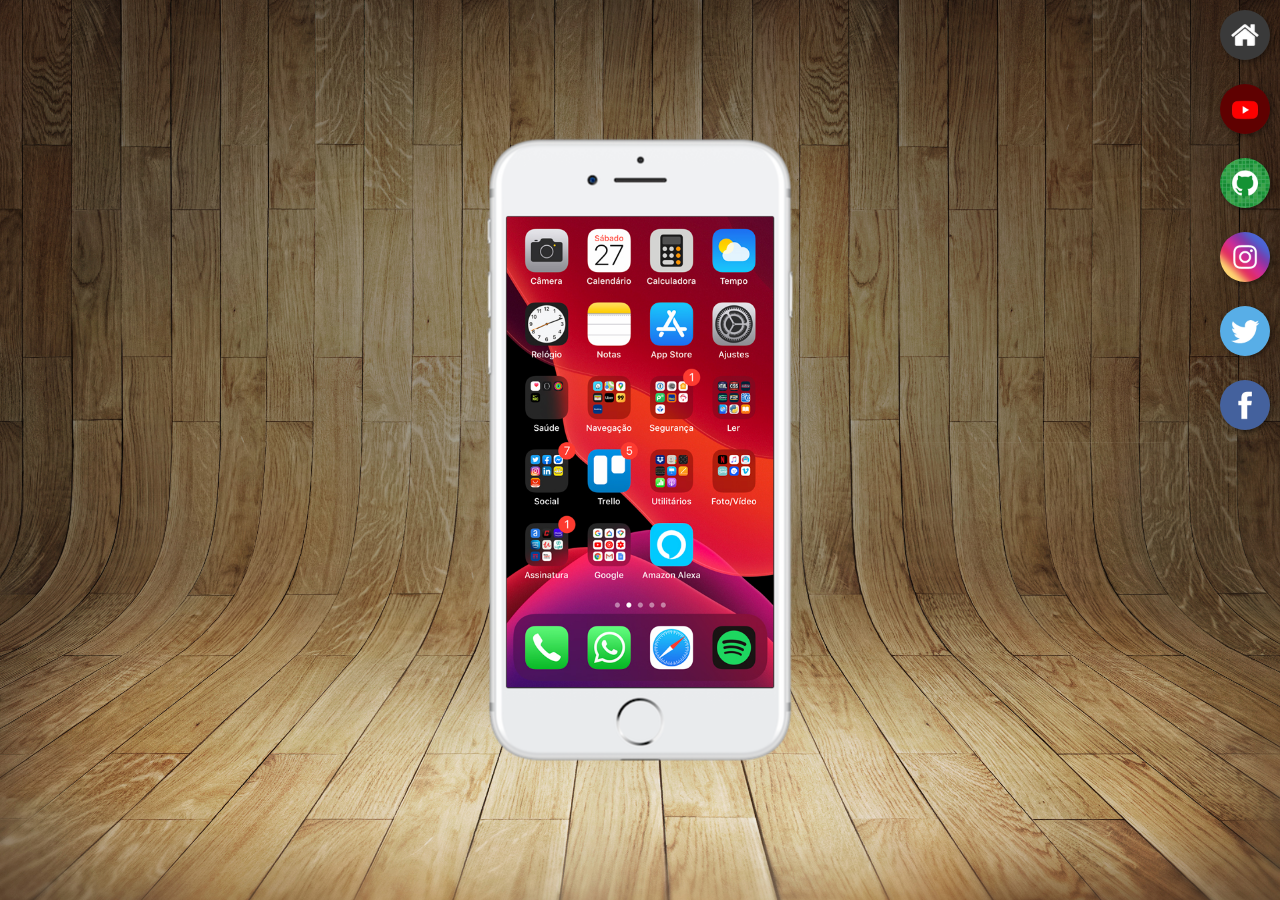
<file: index.html>
<!DOCTYPE html>
<html lang="pt-br">
<head>
    <meta charset="UTF-8">
    <meta name="viewport" content="width=device-width, initial-scale=1.0">
    <title>Projeto Redes Sociais</title>
    <link rel="shortcut icon" href="favicon.ico" type="image/x-icon">
    <link rel="stylesheet" href="estilos/style.css">
</head>
<body>
    <main>
        <section id="telefone">
            <iframe src="home.html" frameborder="0" name="tela" id="tela">
                Seu navegador não é compatível com isso.
            </iframe>
        </section>
        <section id="redes-sociais">
            <a href="home.html" target="tela"><img src="imagens/logo-home.jpg" alt="Home"></a><br>
            <a href="youtube.html" target="tela"><img src="imagens/logo-youtube.jpg" alt="YouTube"></a><br>
            <a href="github.html" target="tela"><img src="imagens/logo-github.jpg" alt="GitHub"></a><br>
            <a href="instagram.html" target="tela"><img src="imagens/logo-instagram.jpg" alt="Instagram"></a><br>
            <a href="twitter.html" target="tela"><img src="imagens/logo-twitter.jpg" alt="Twitter"></a><br>
            <a href="facebook.html" target="tela"><img src="imagens/logo-facebook.jpg" alt="Facebook"></a>
        </section>
    </main>
</body>
</html>
</file>
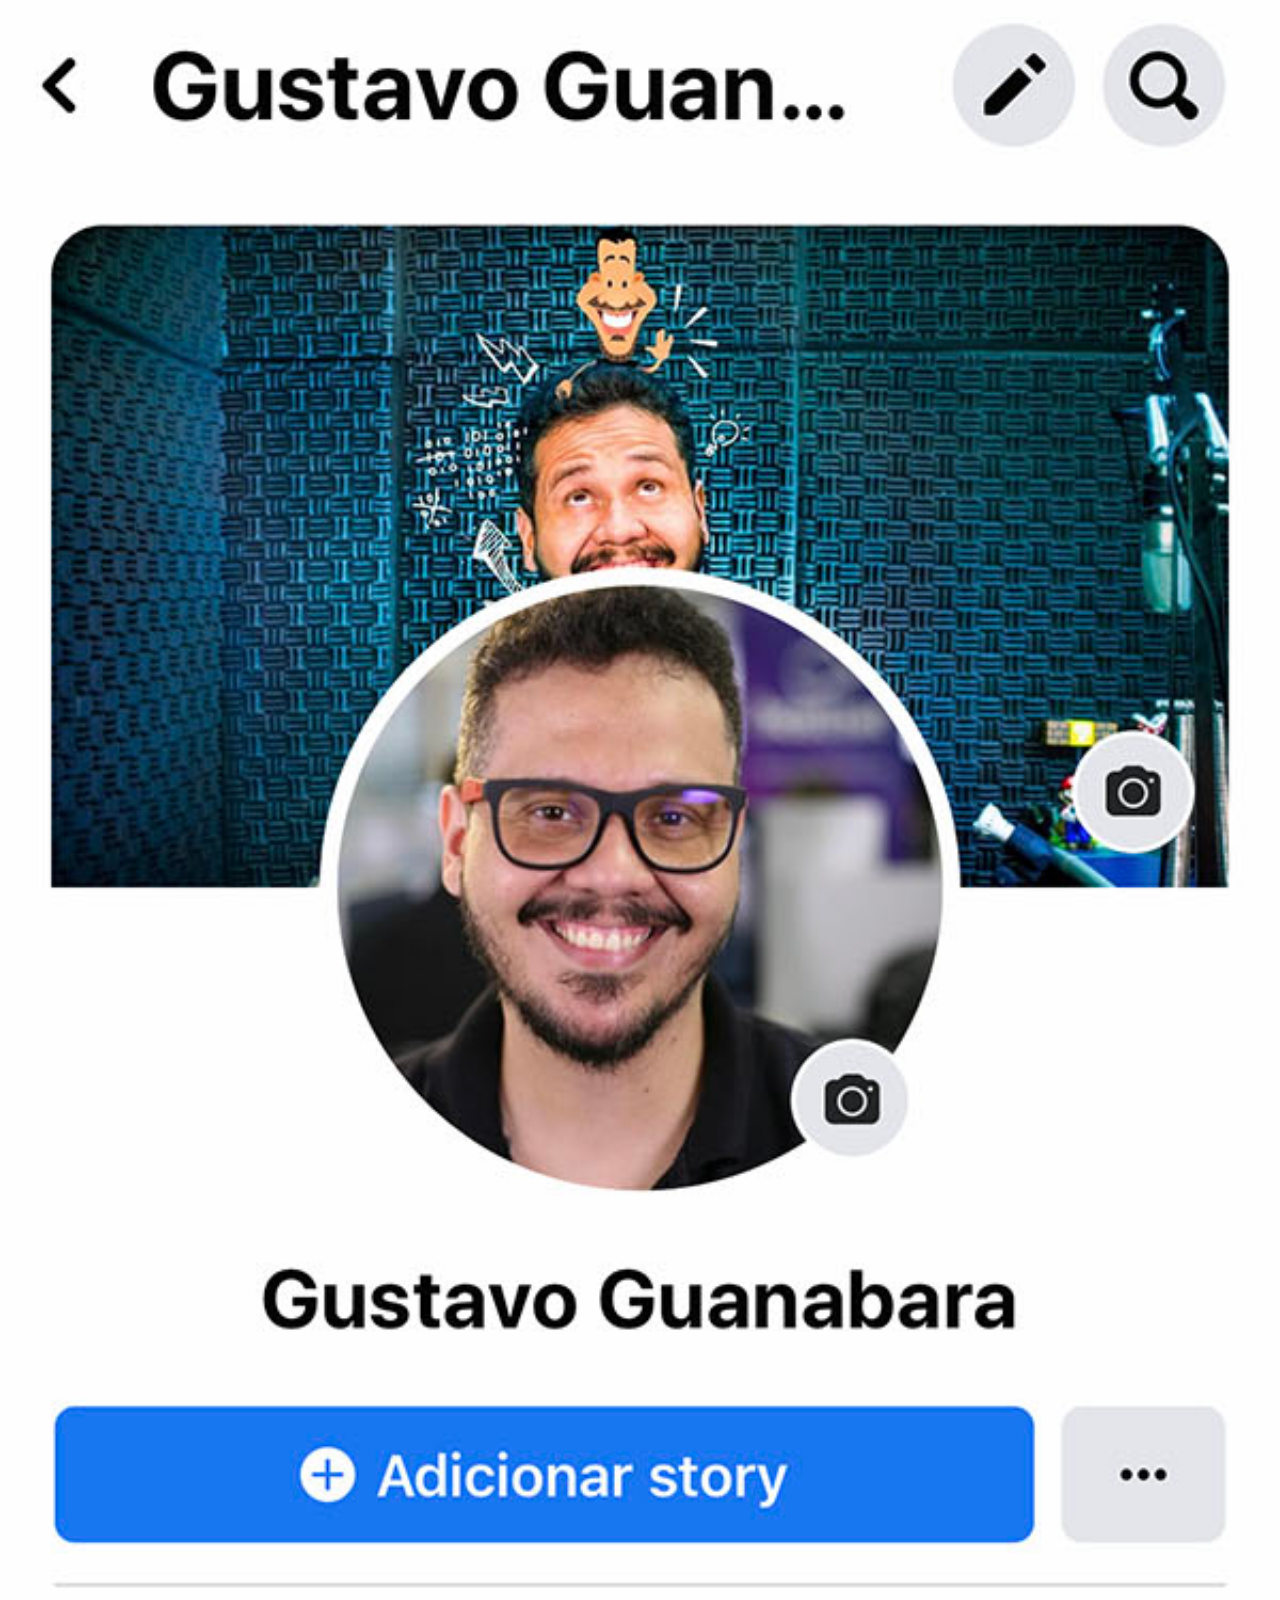
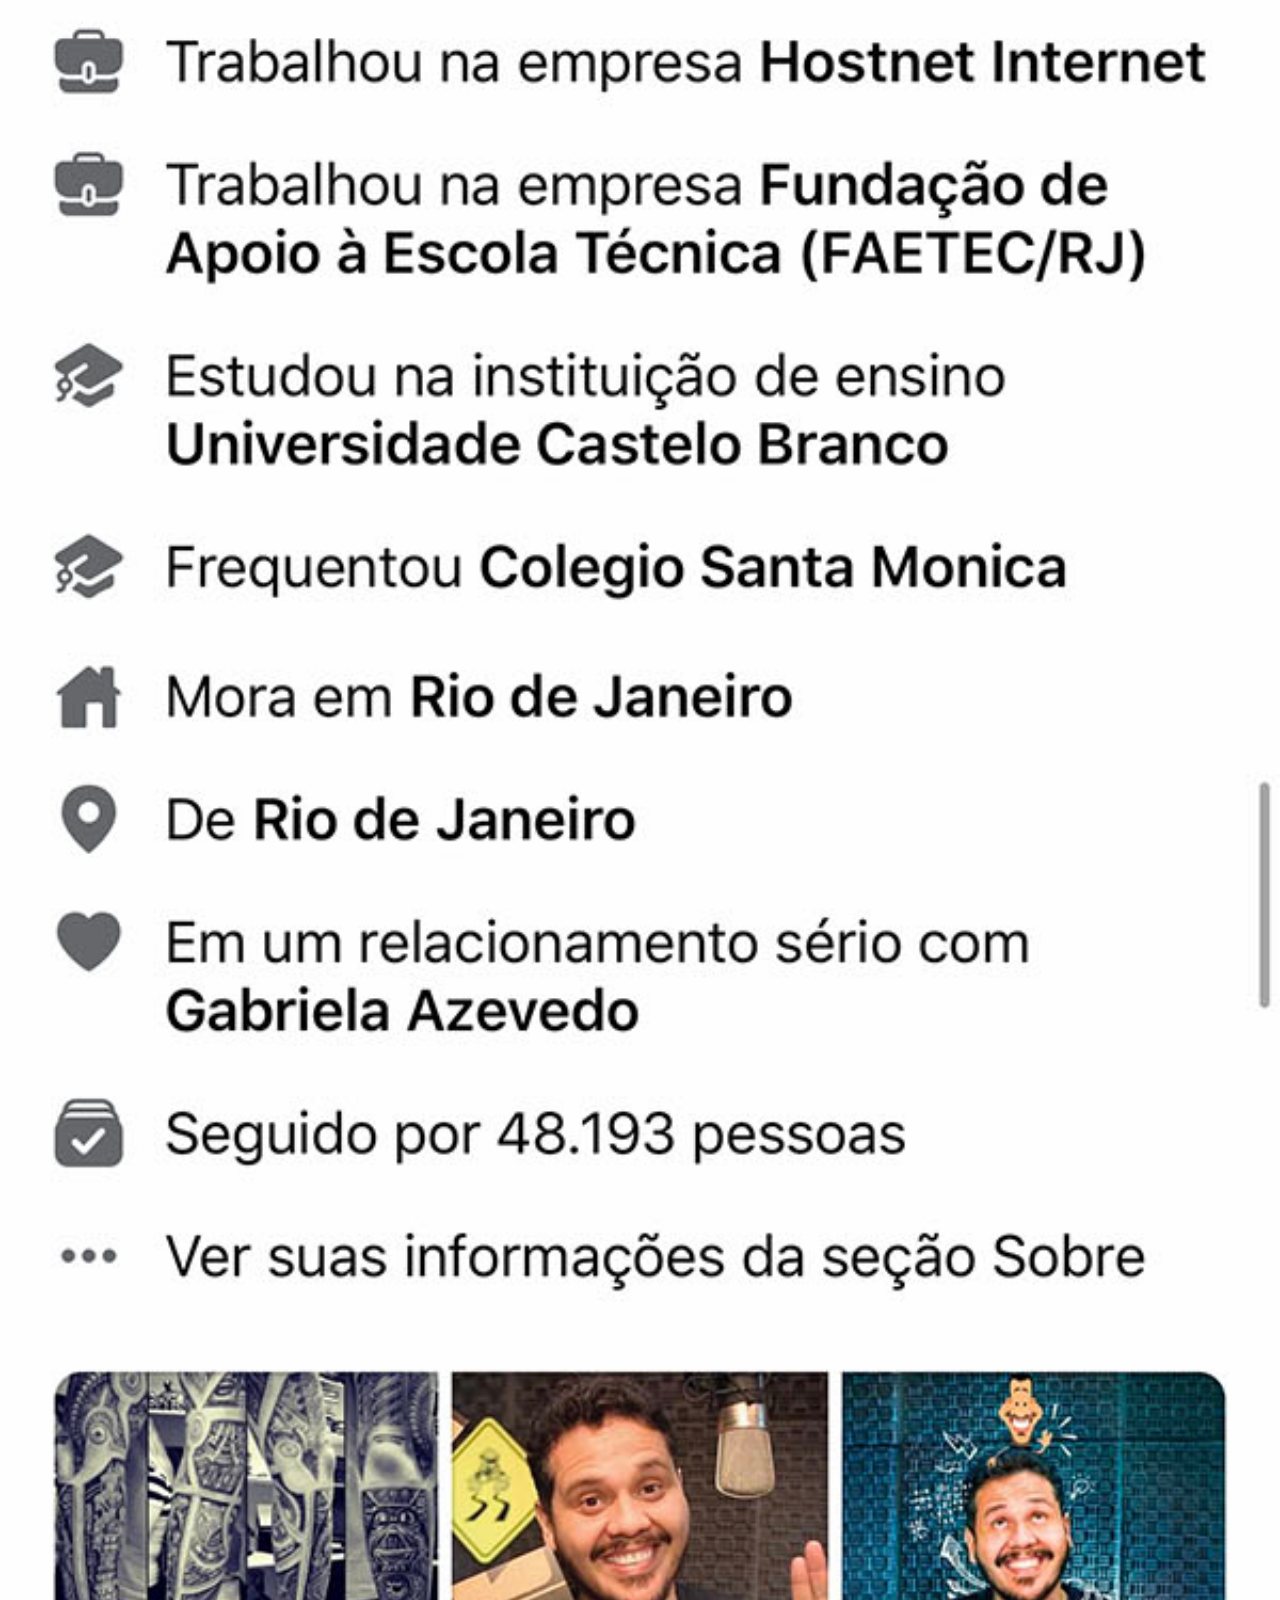
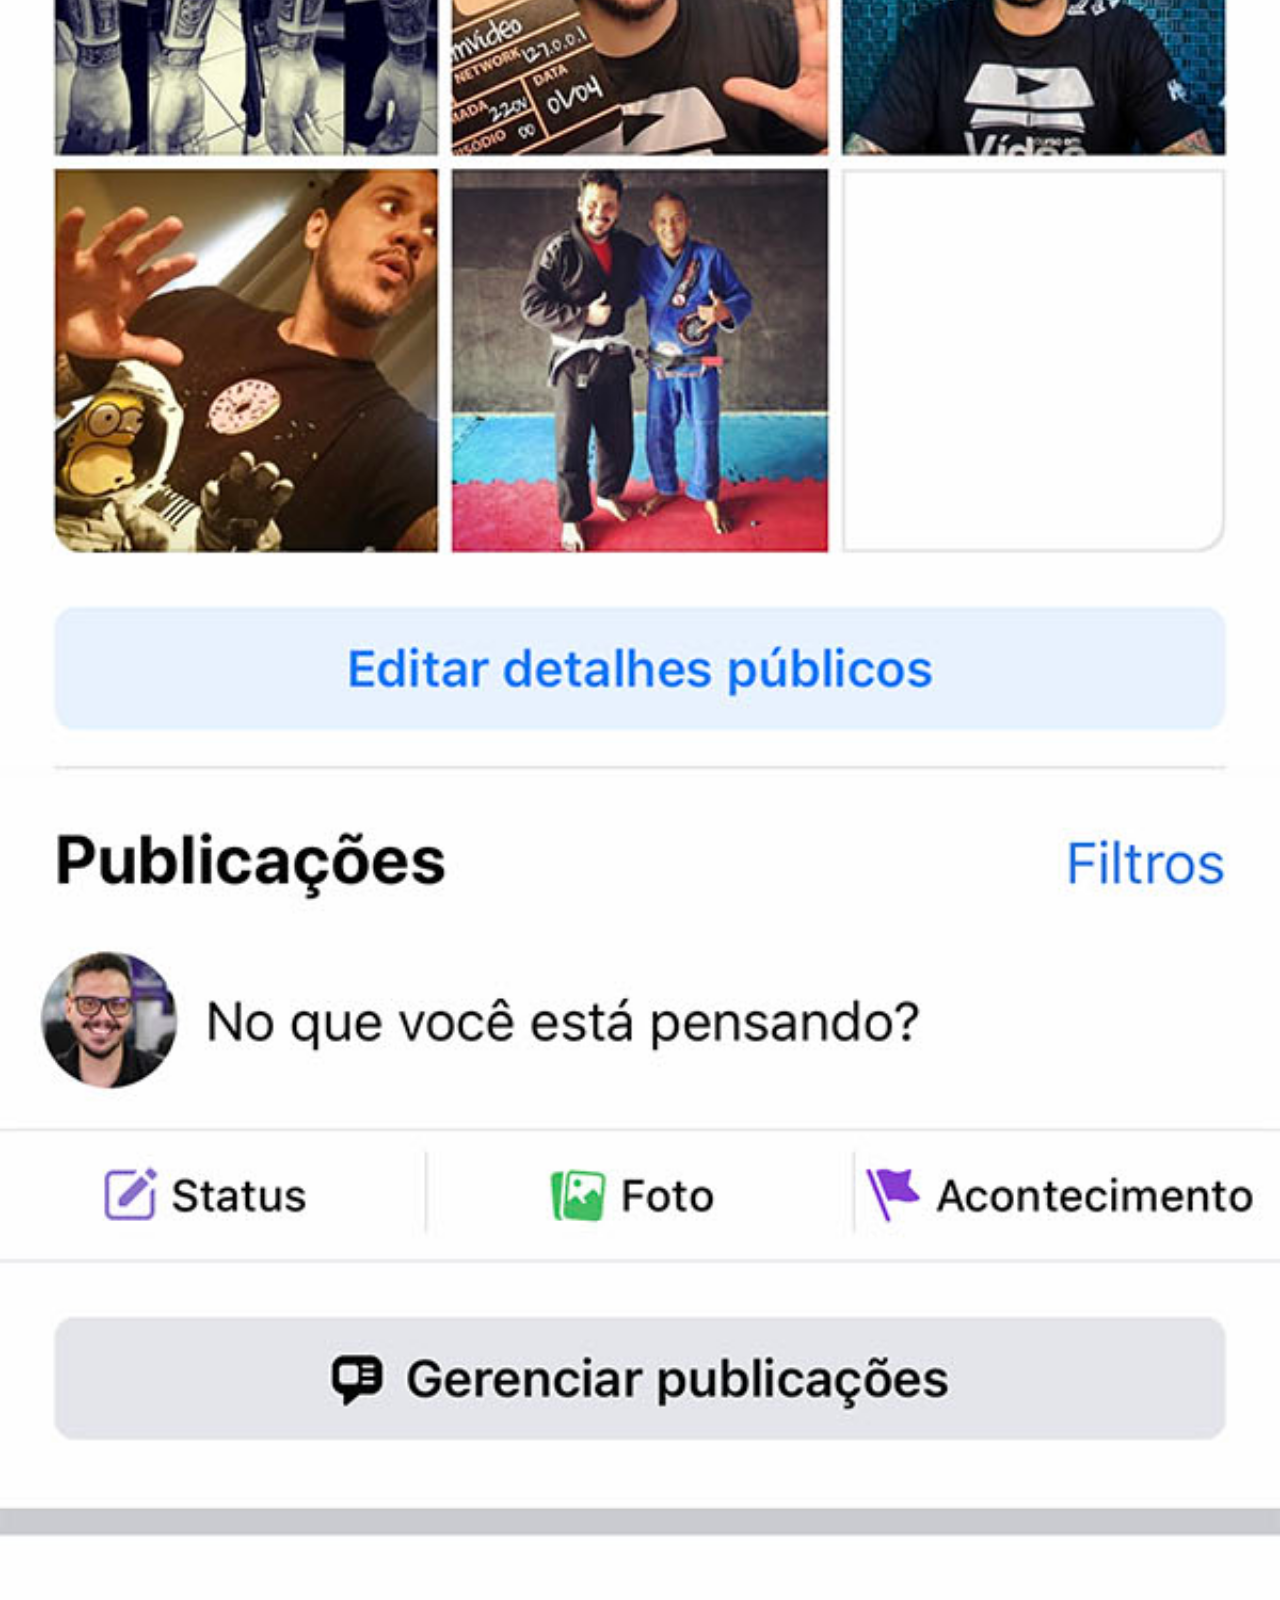
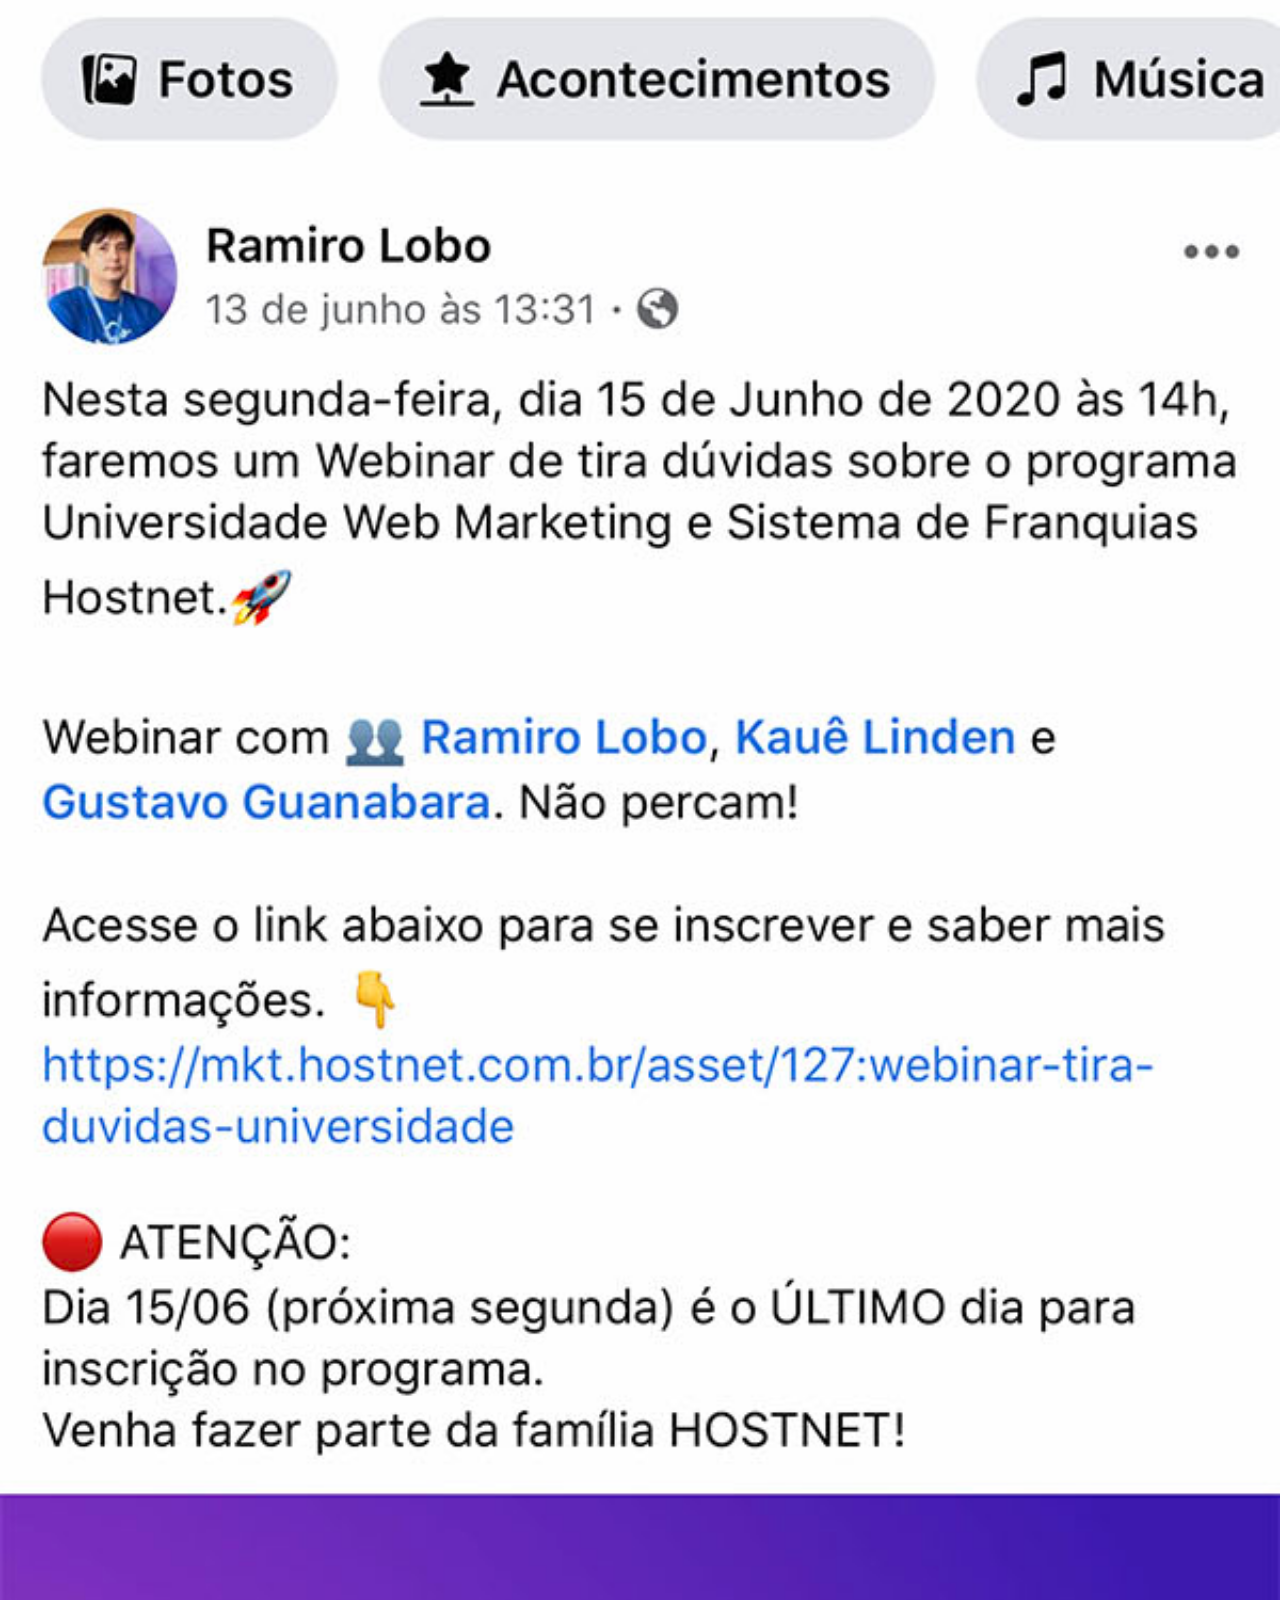
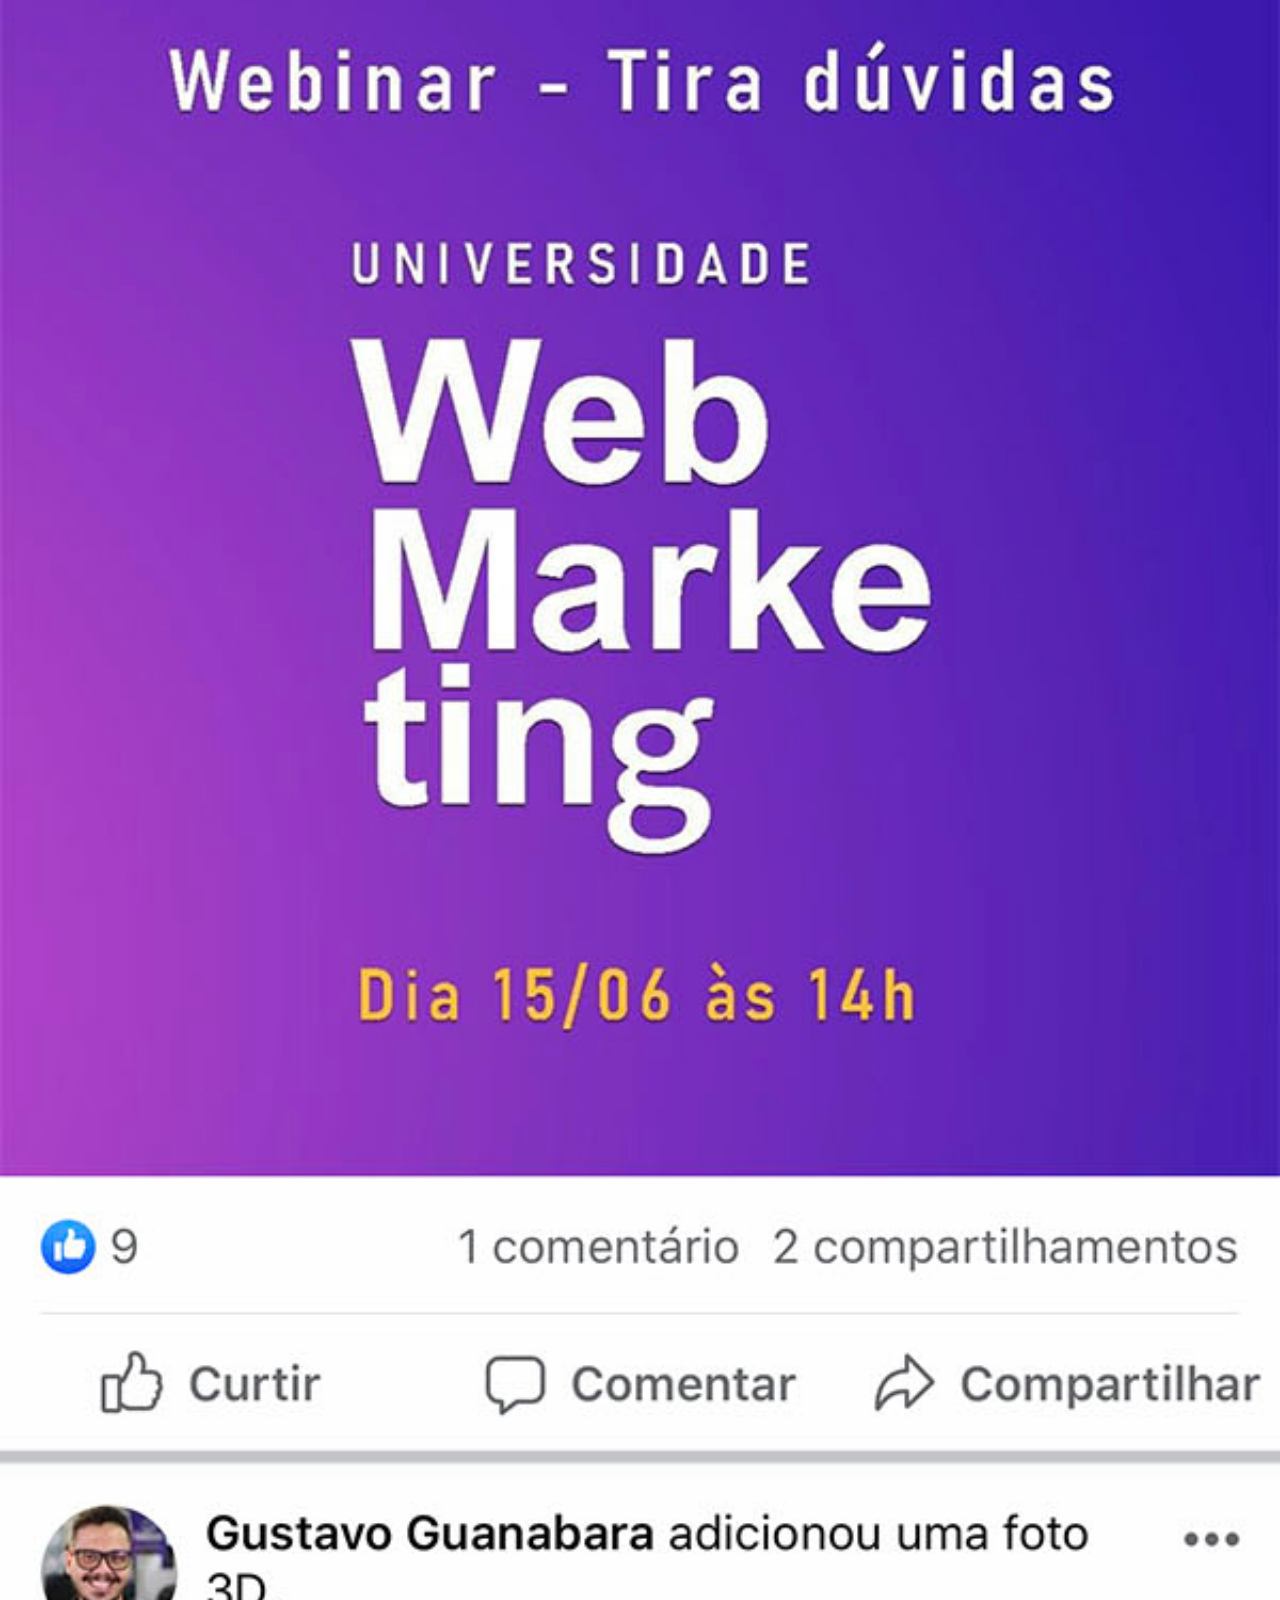
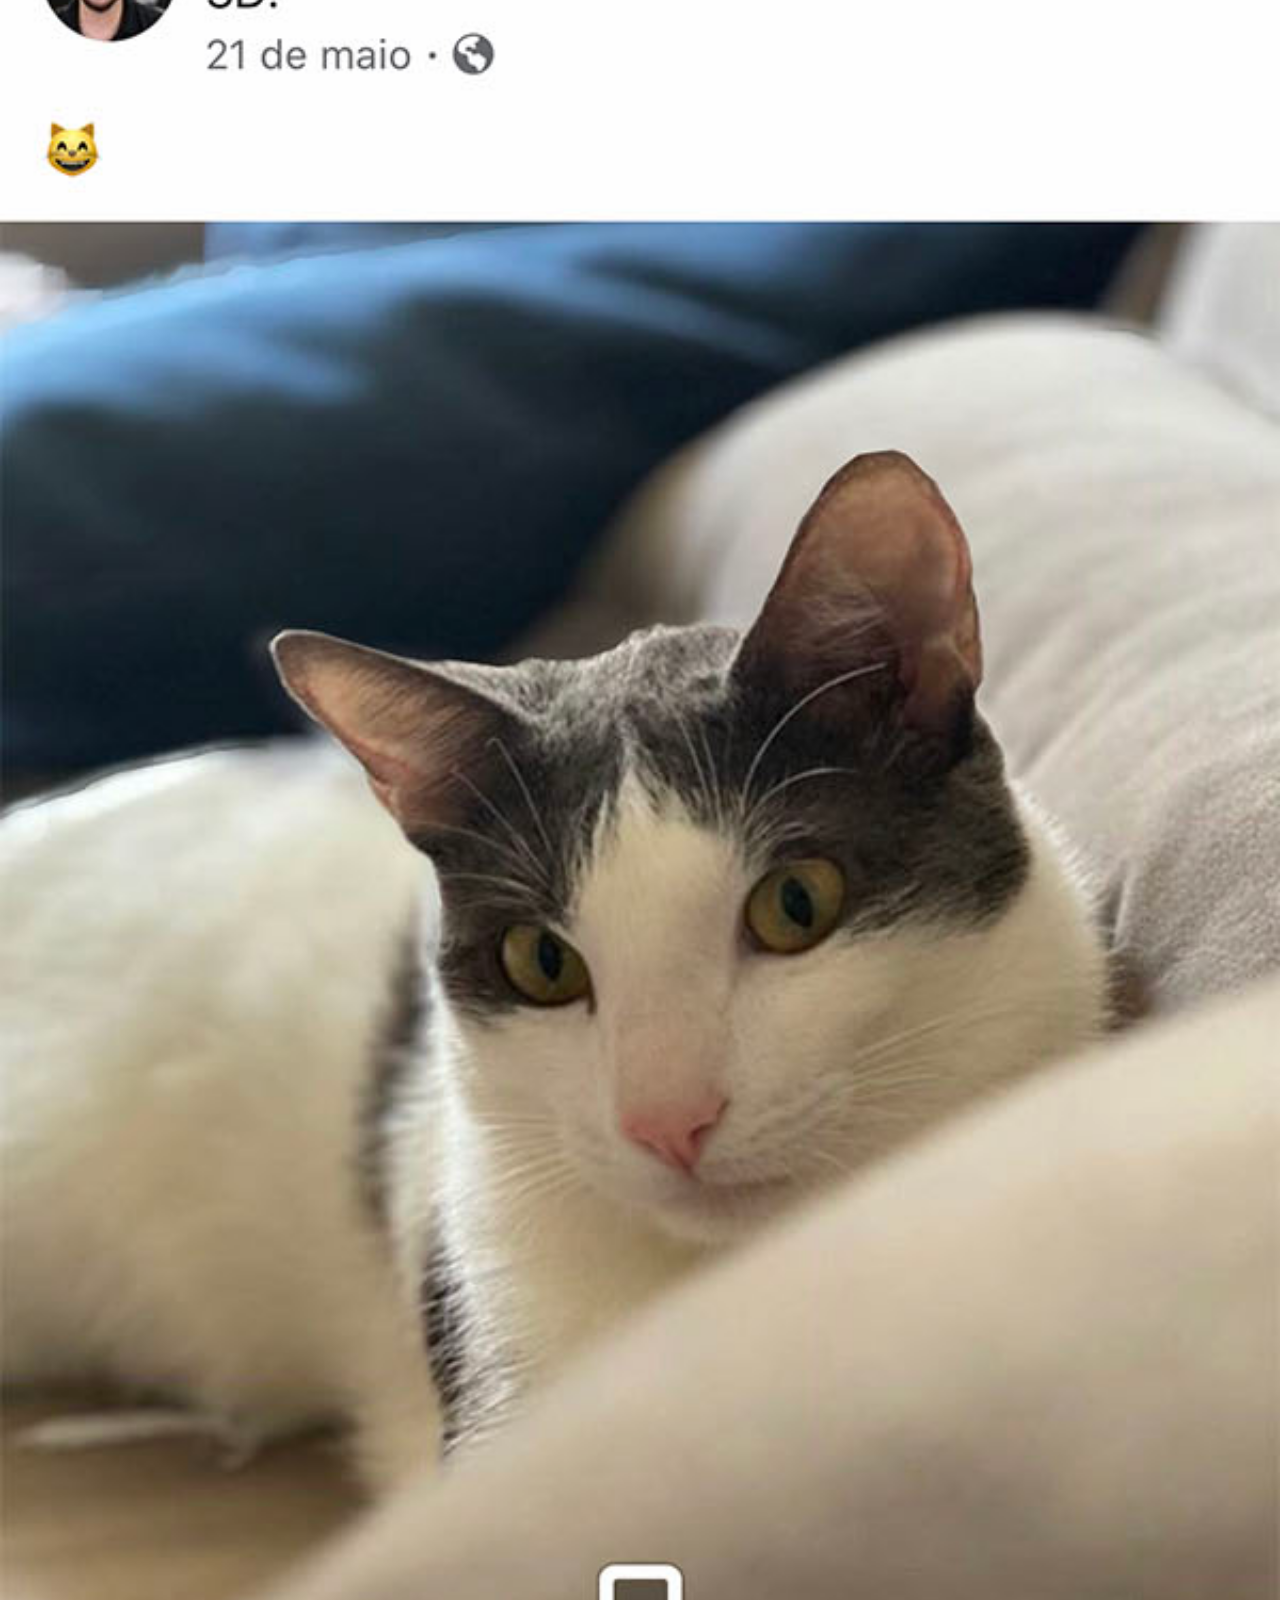
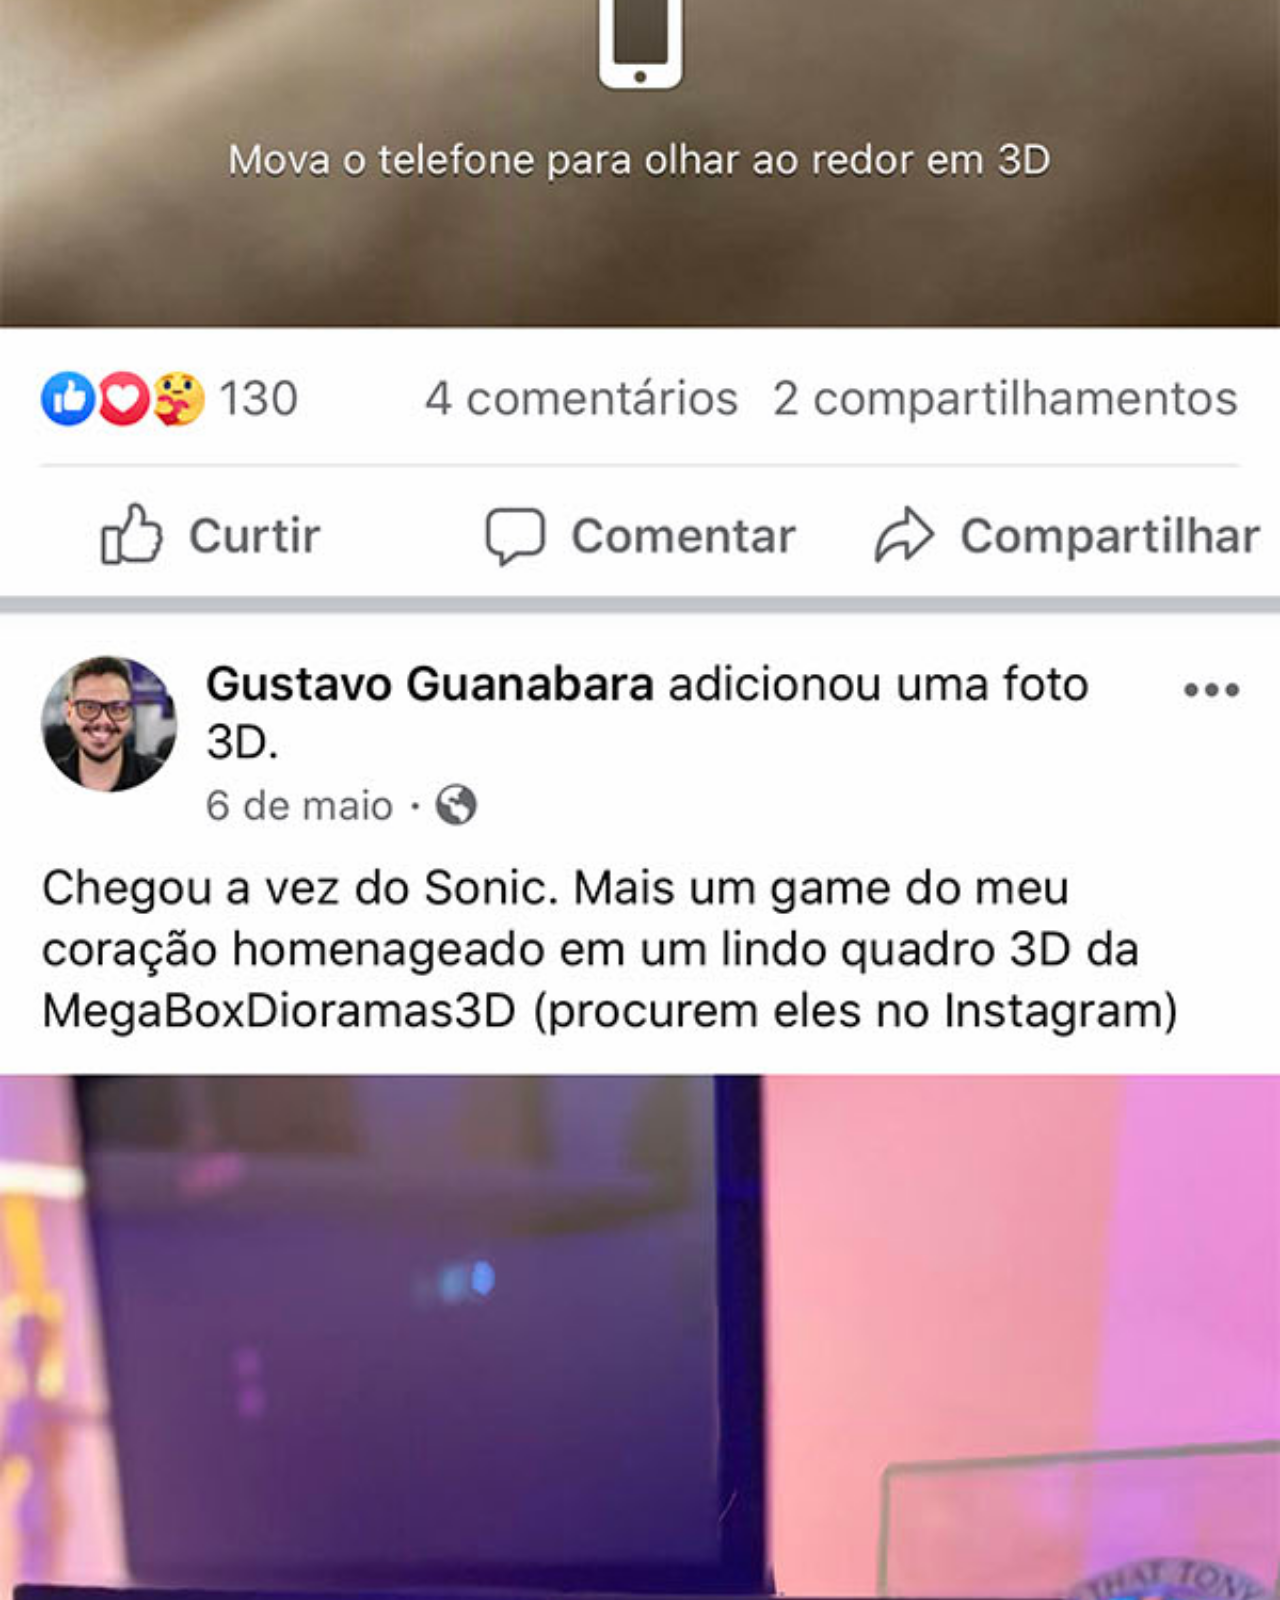
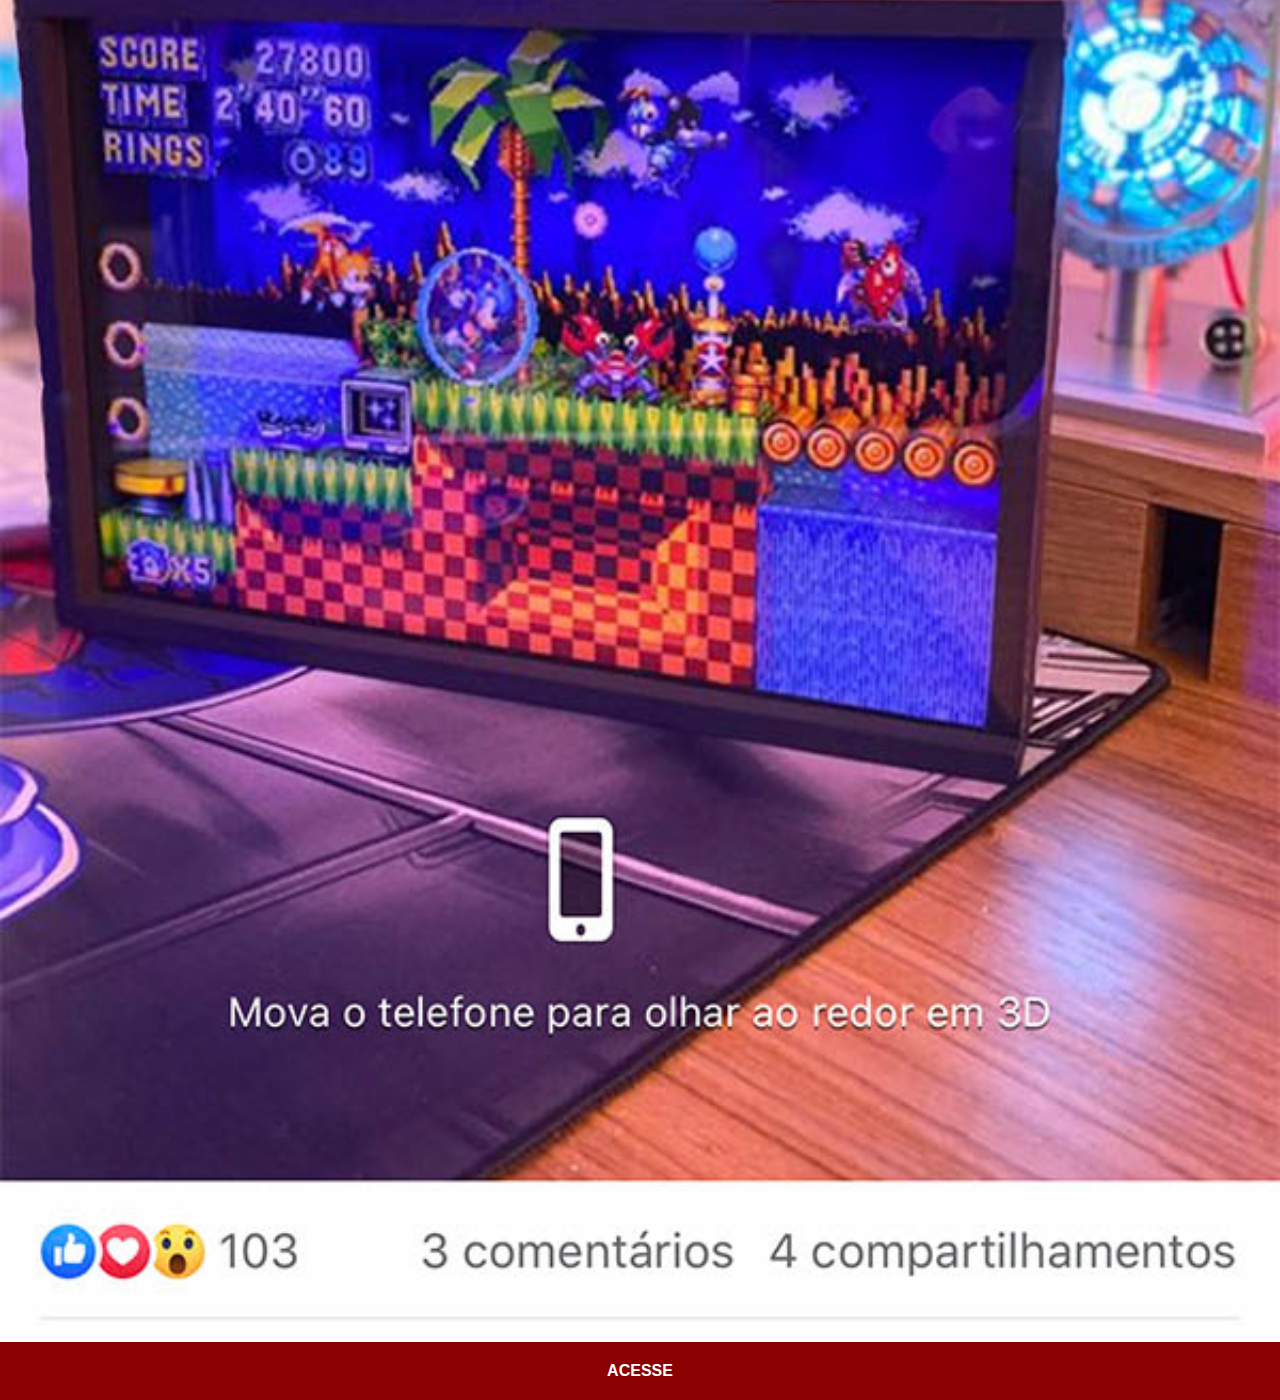
<file: facebook.html>
<!DOCTYPE html>
<html lang="pt-br">
<head>
    <meta charset="UTF-8">
    <meta name="viewport" content="width=device-width, initial-scale=1.0">
    <title>Facebook</title>
    <link rel="stylesheet" href="estilos/social.css">
</head>
<body>
    <img src="imagens/tela-facebook.jpg" alt="Facebook">
    <a href="https://www.facebook.com/CursosEmVideo/" target="_blank">ACESSE</a>
</body>
</html>
</file>
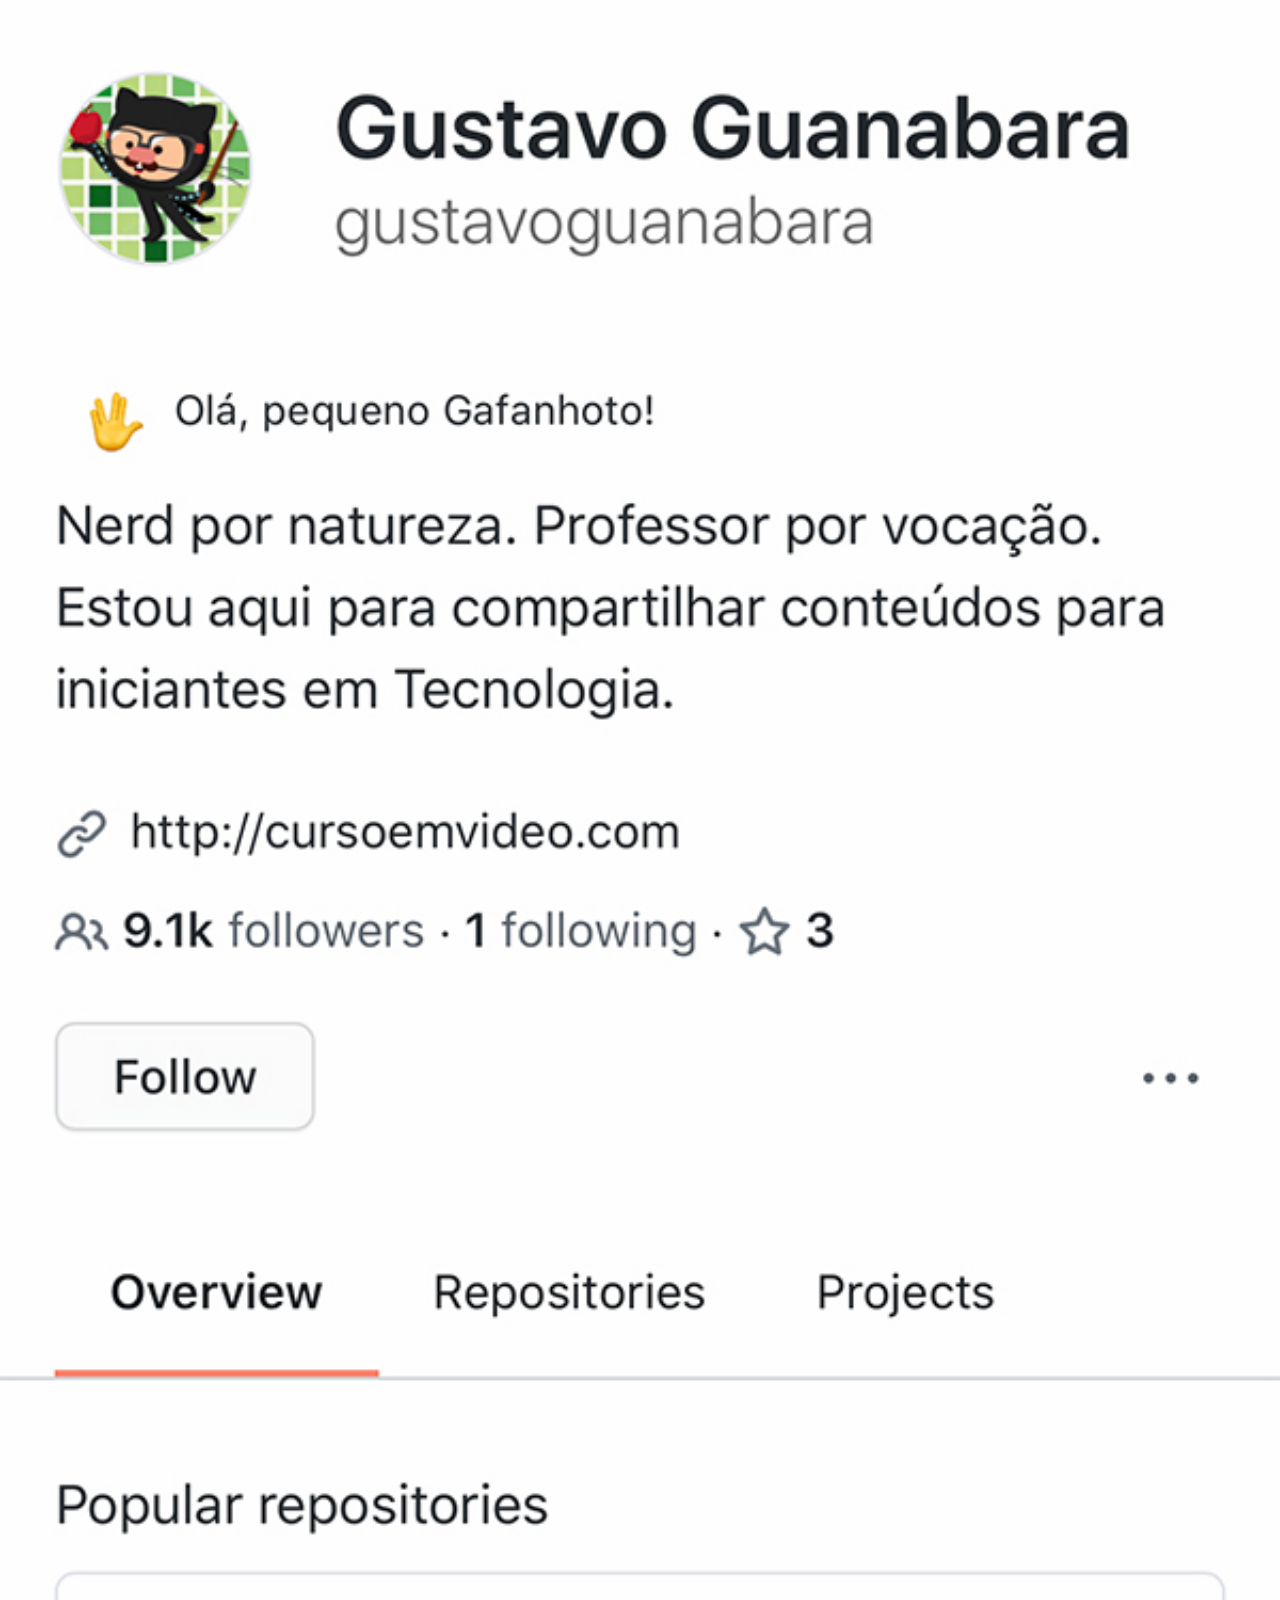
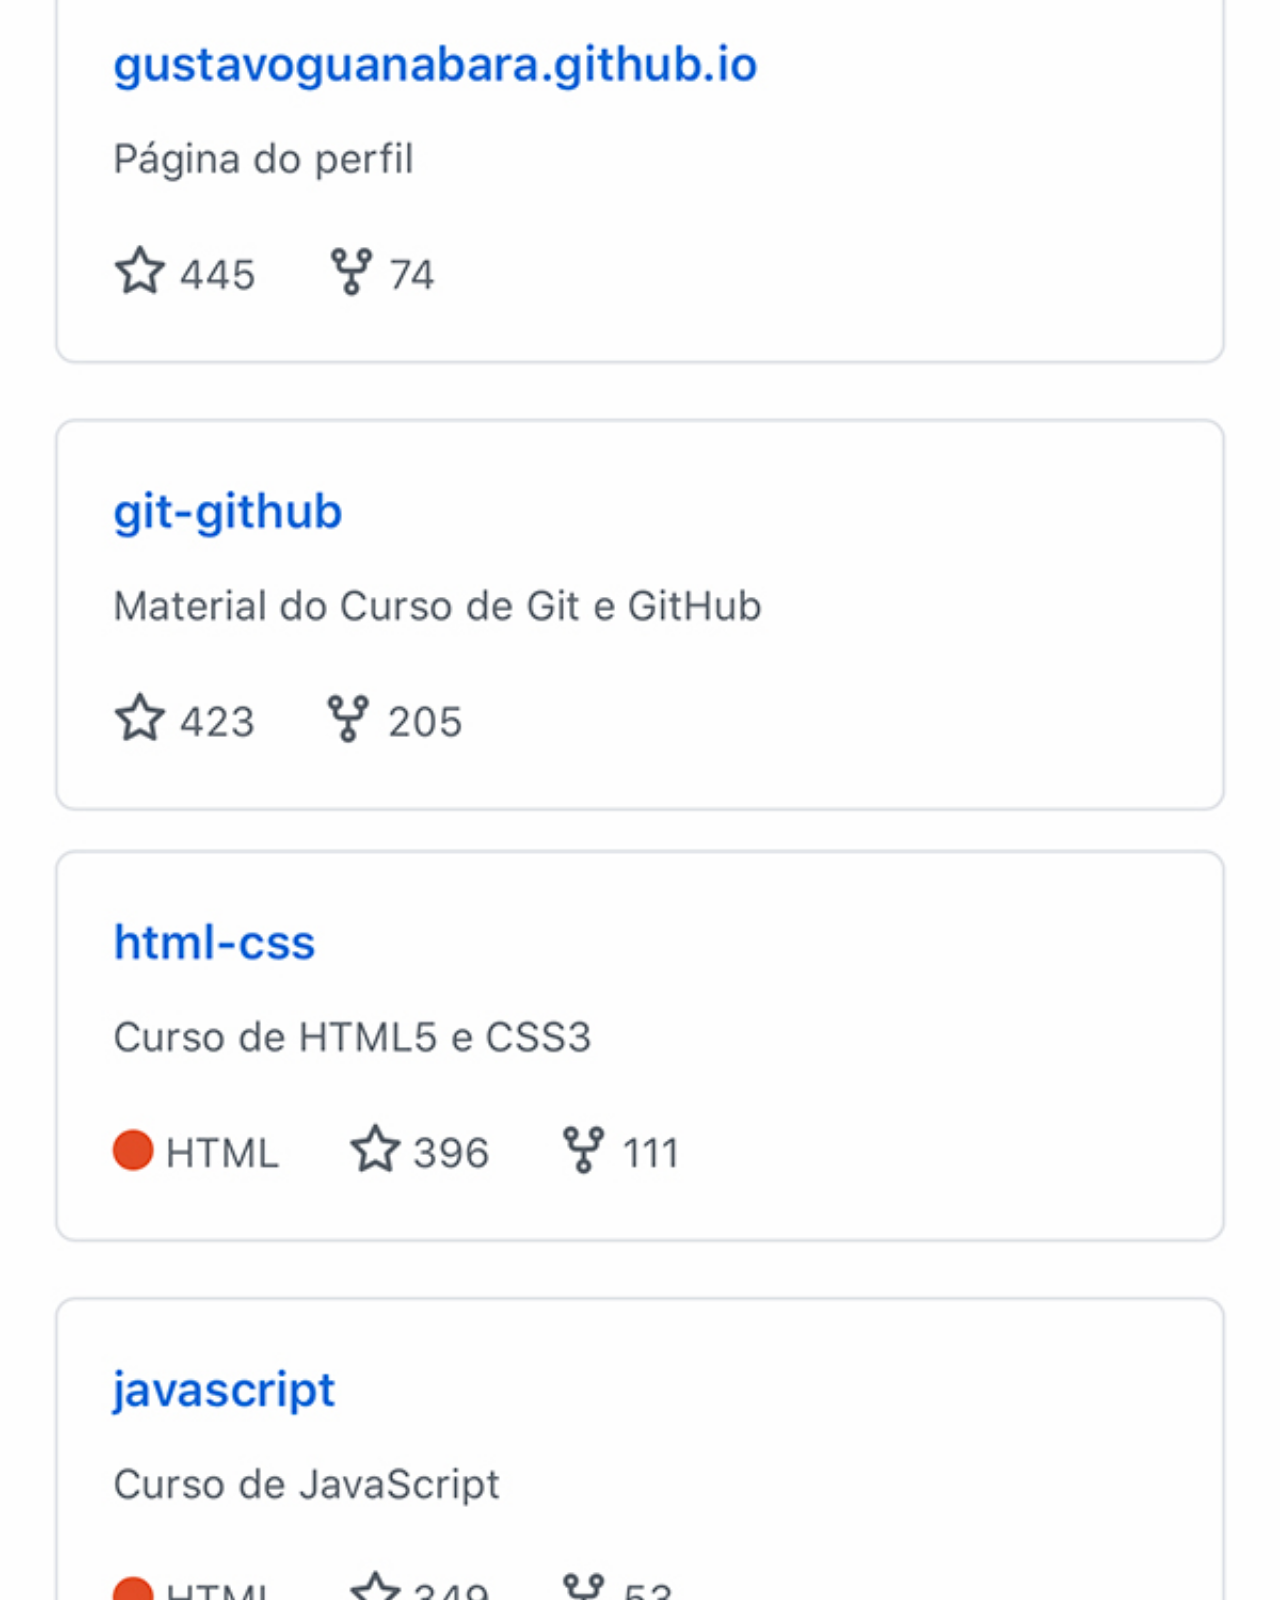
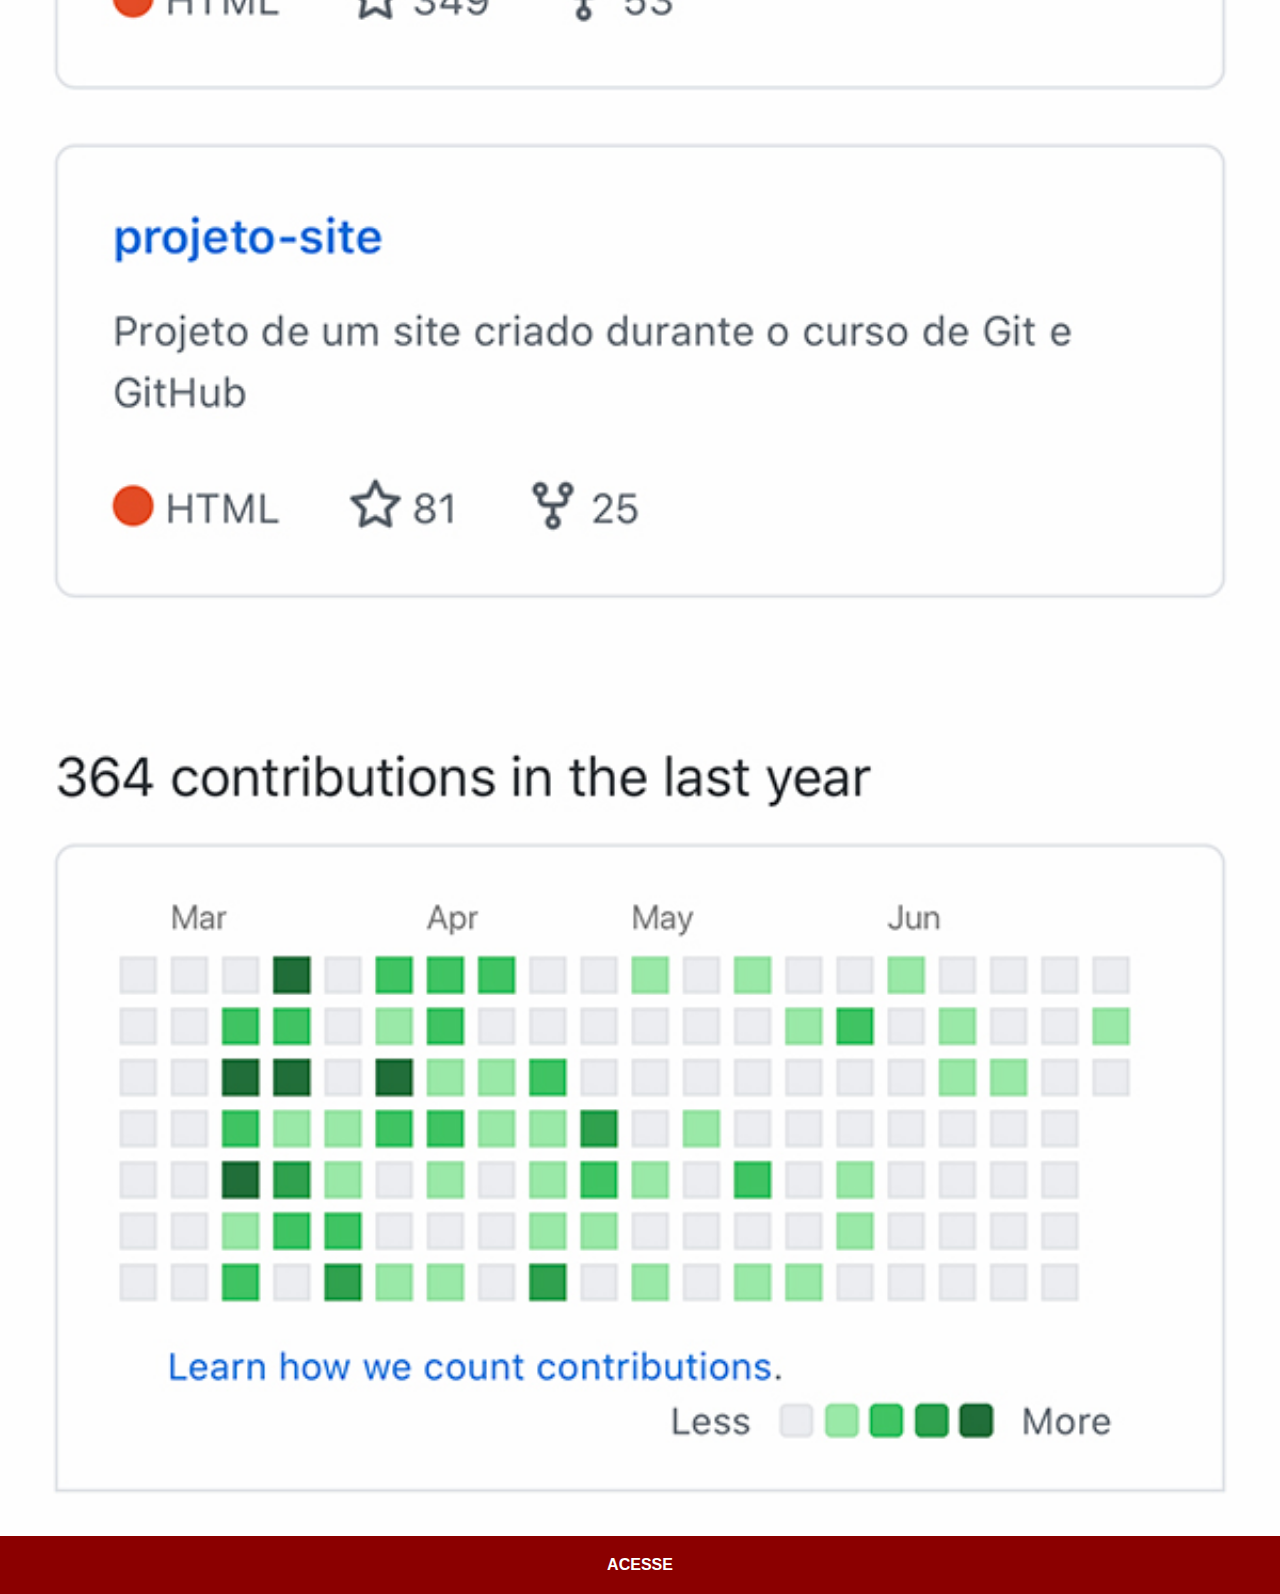
<file: github.html>
<!DOCTYPE html>
<html lang="pt-br">
<head>
    <meta charset="UTF-8">
    <meta name="viewport" content="width=device-width, initial-scale=1.0">
    <title>GitHub</title>
    <link rel="stylesheet" href="estilos/social.css">
</head>
<body>
    <img src="imagens/tela-github.jpg" alt="GitHub">
    <a href="https://github.com/gustavoguanabara" target="_blank">ACESSE</a>
</body>
</html>
</file>
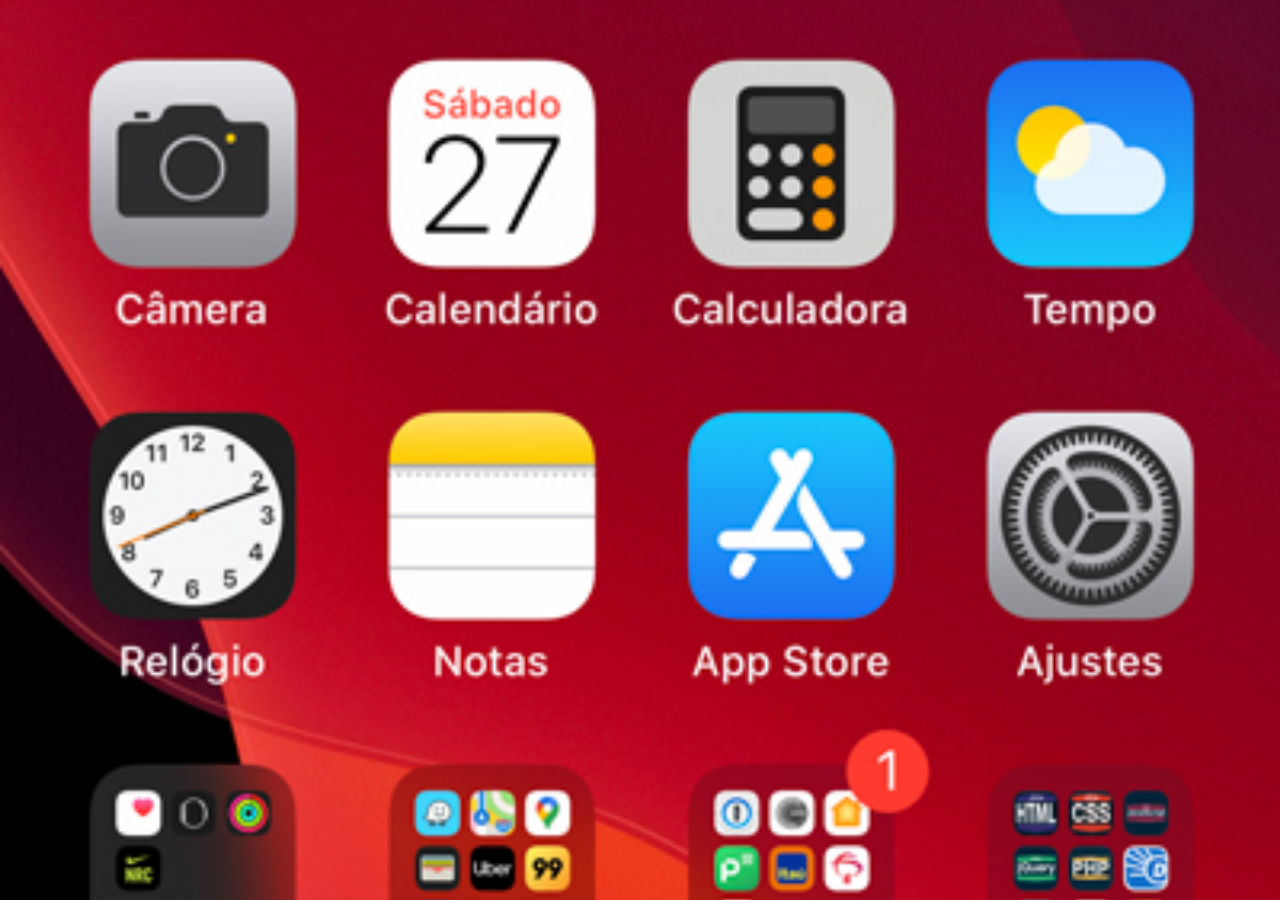
<file: home.html>
<!DOCTYPE html>
<html lang="pt-br">
<head>
    <meta charset="UTF-8">
    <meta name="viewport" content="width=device-width, initial-scale=1.0">
    <title>Home</title>
    <style>
        * {
            margin: 0;
            padding: 0;
        }

        body {
            height: 100vh;
            width: 100vw;
            background: black url('imagens/tela-home.jpg') no-repeat top center;
            background-size: cover;
        }
    </style>
</head>
<body>
    
</body>
</html>
</file>
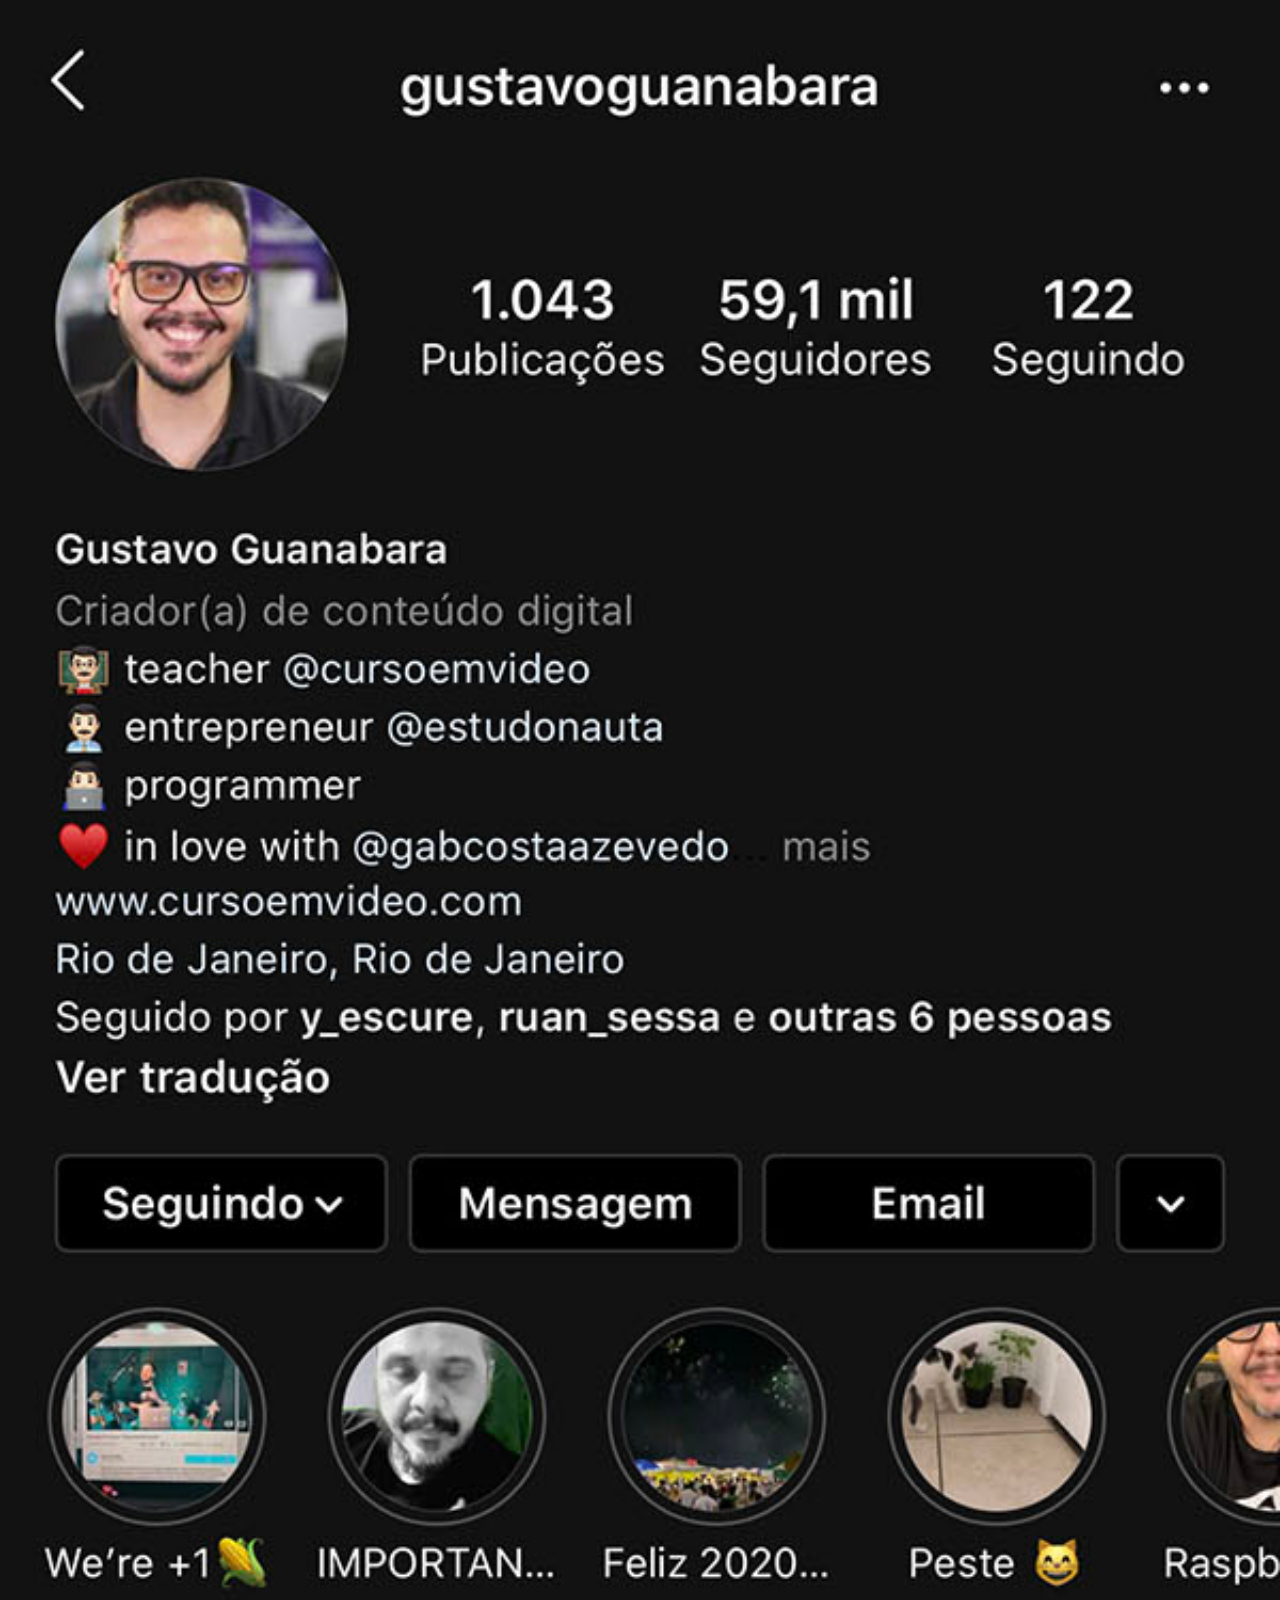
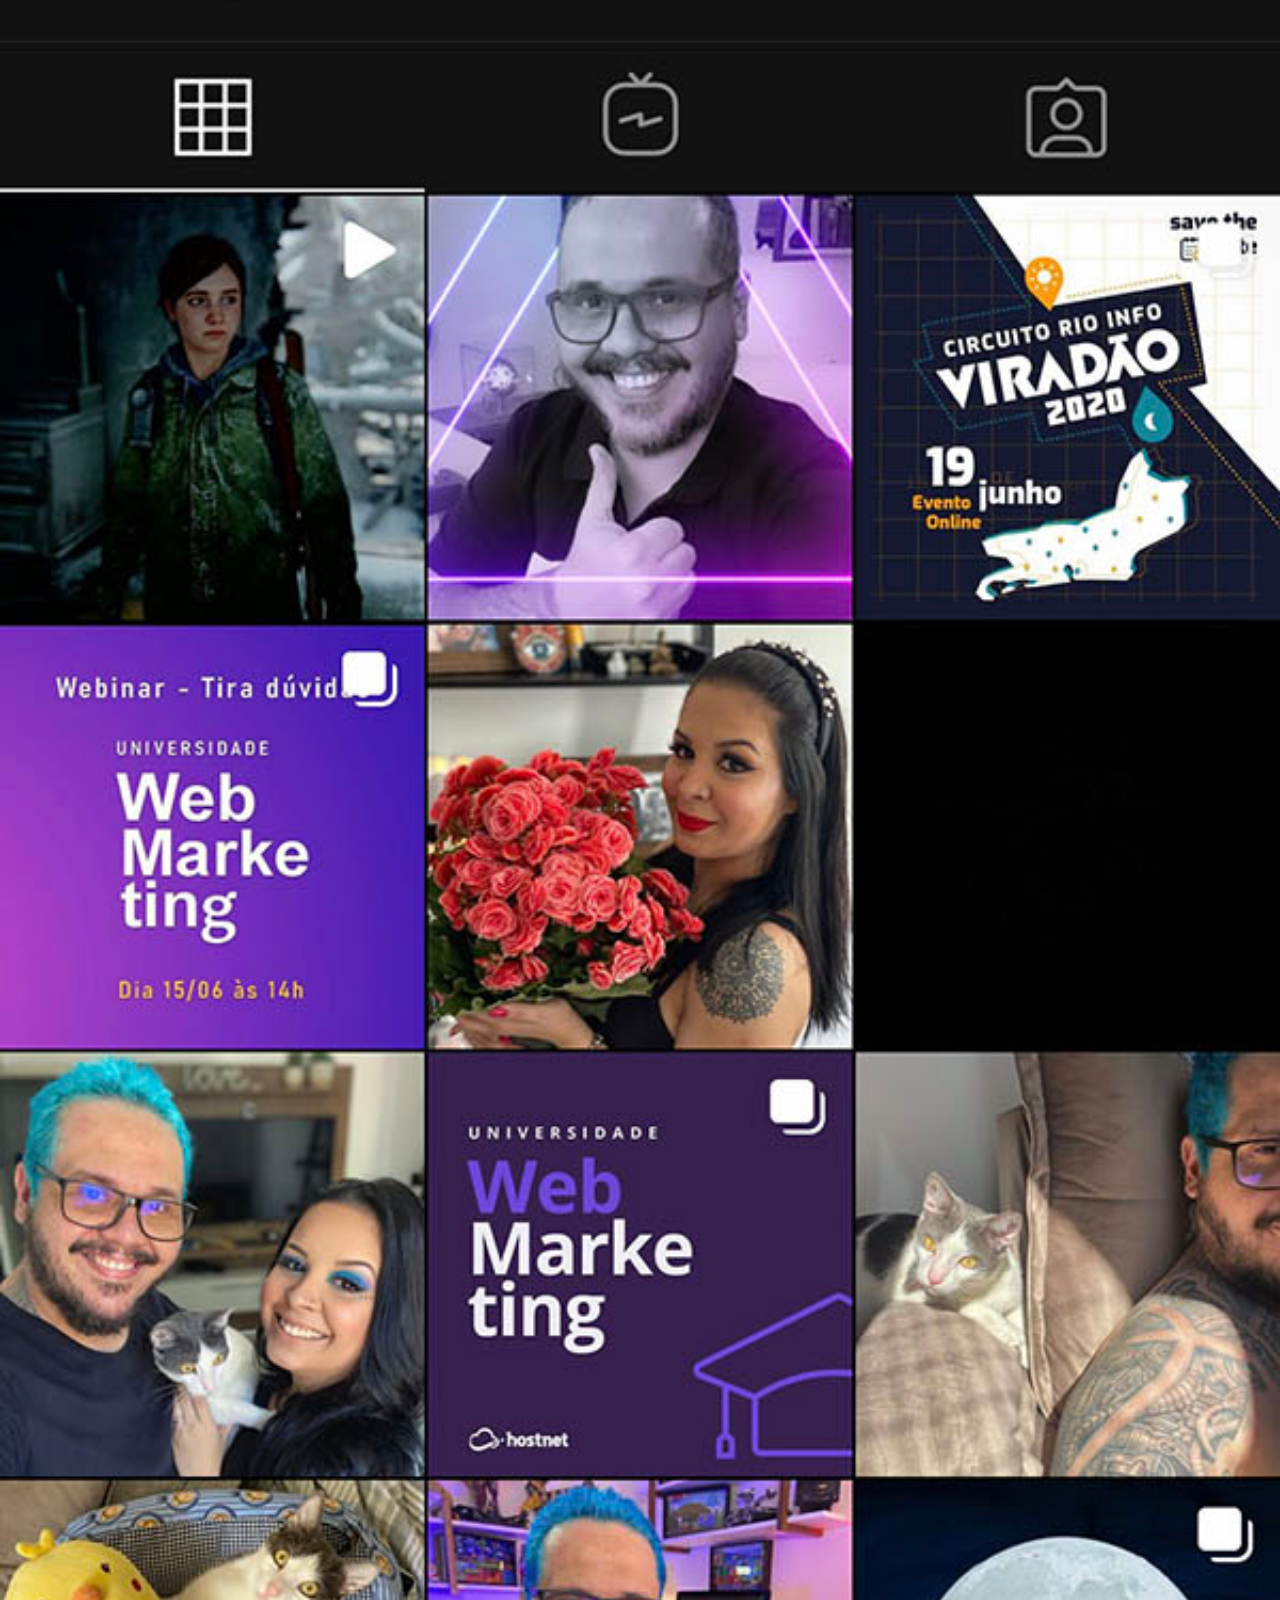
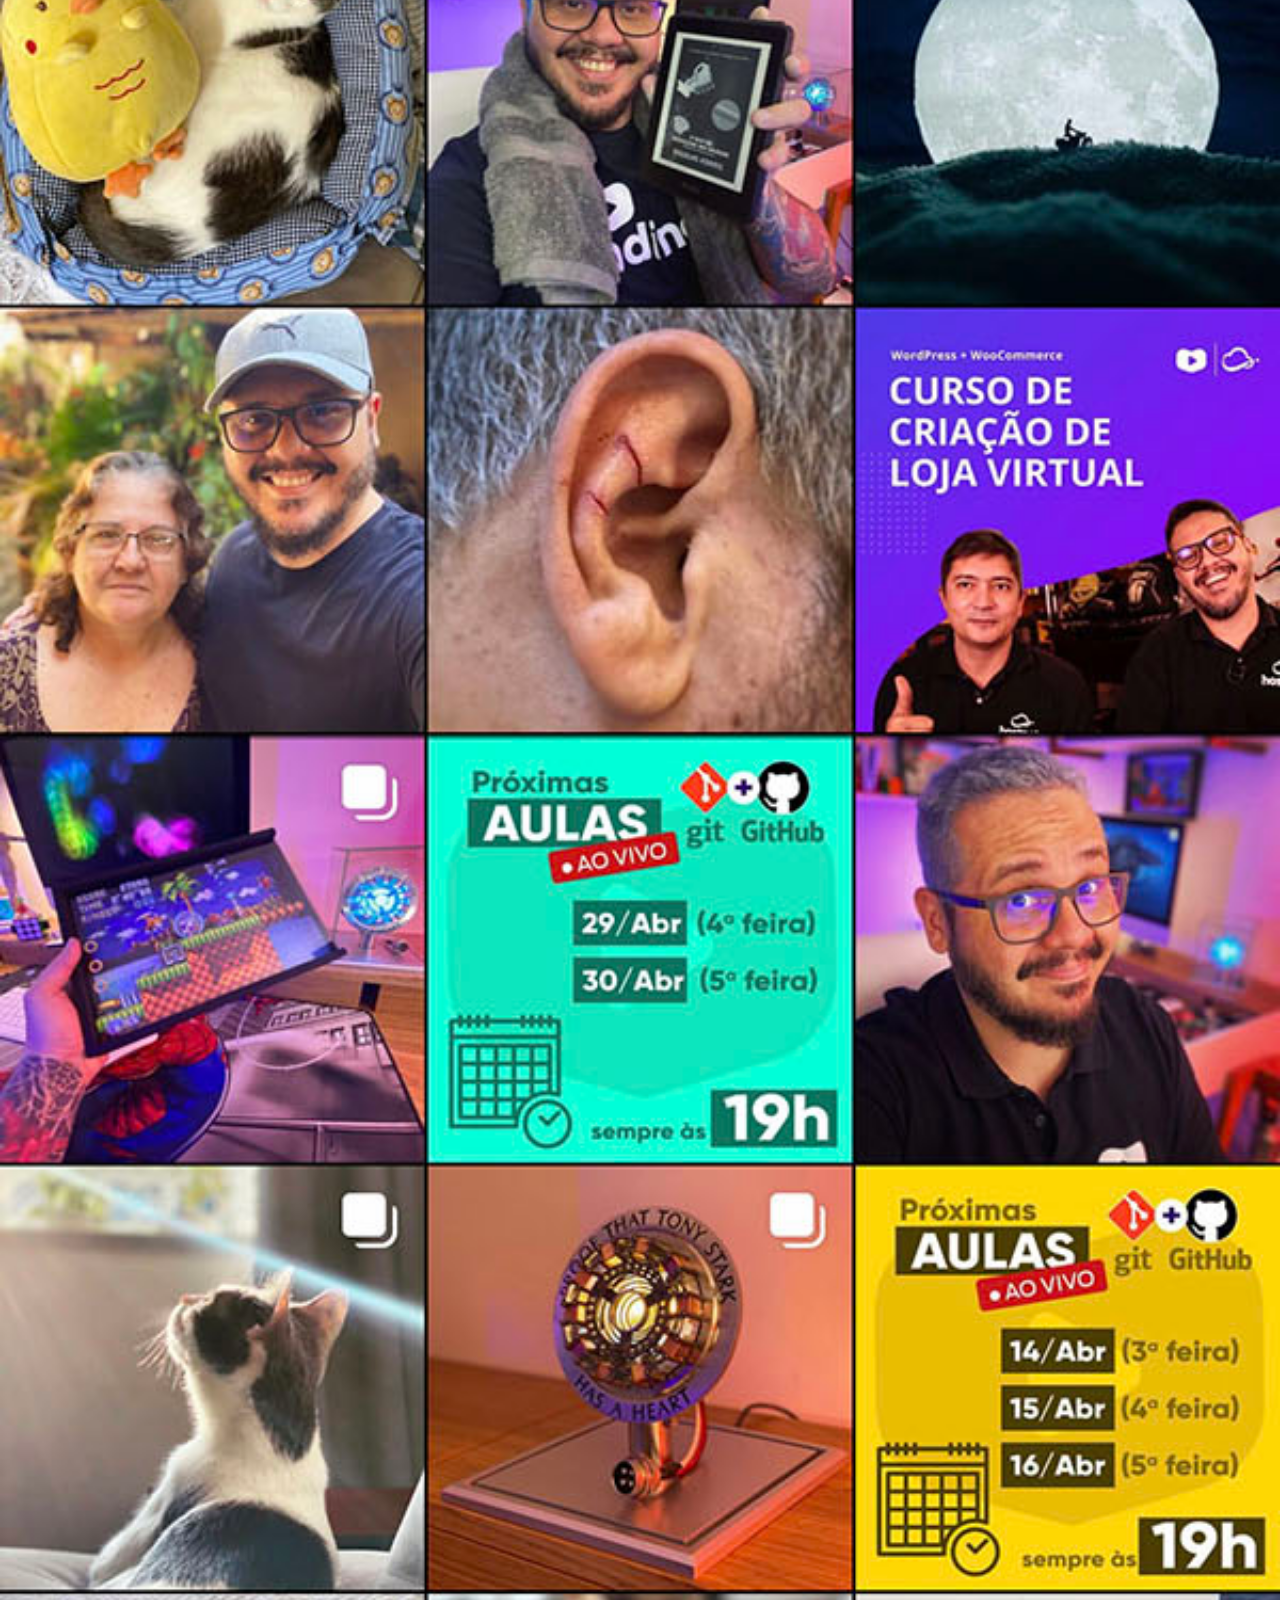
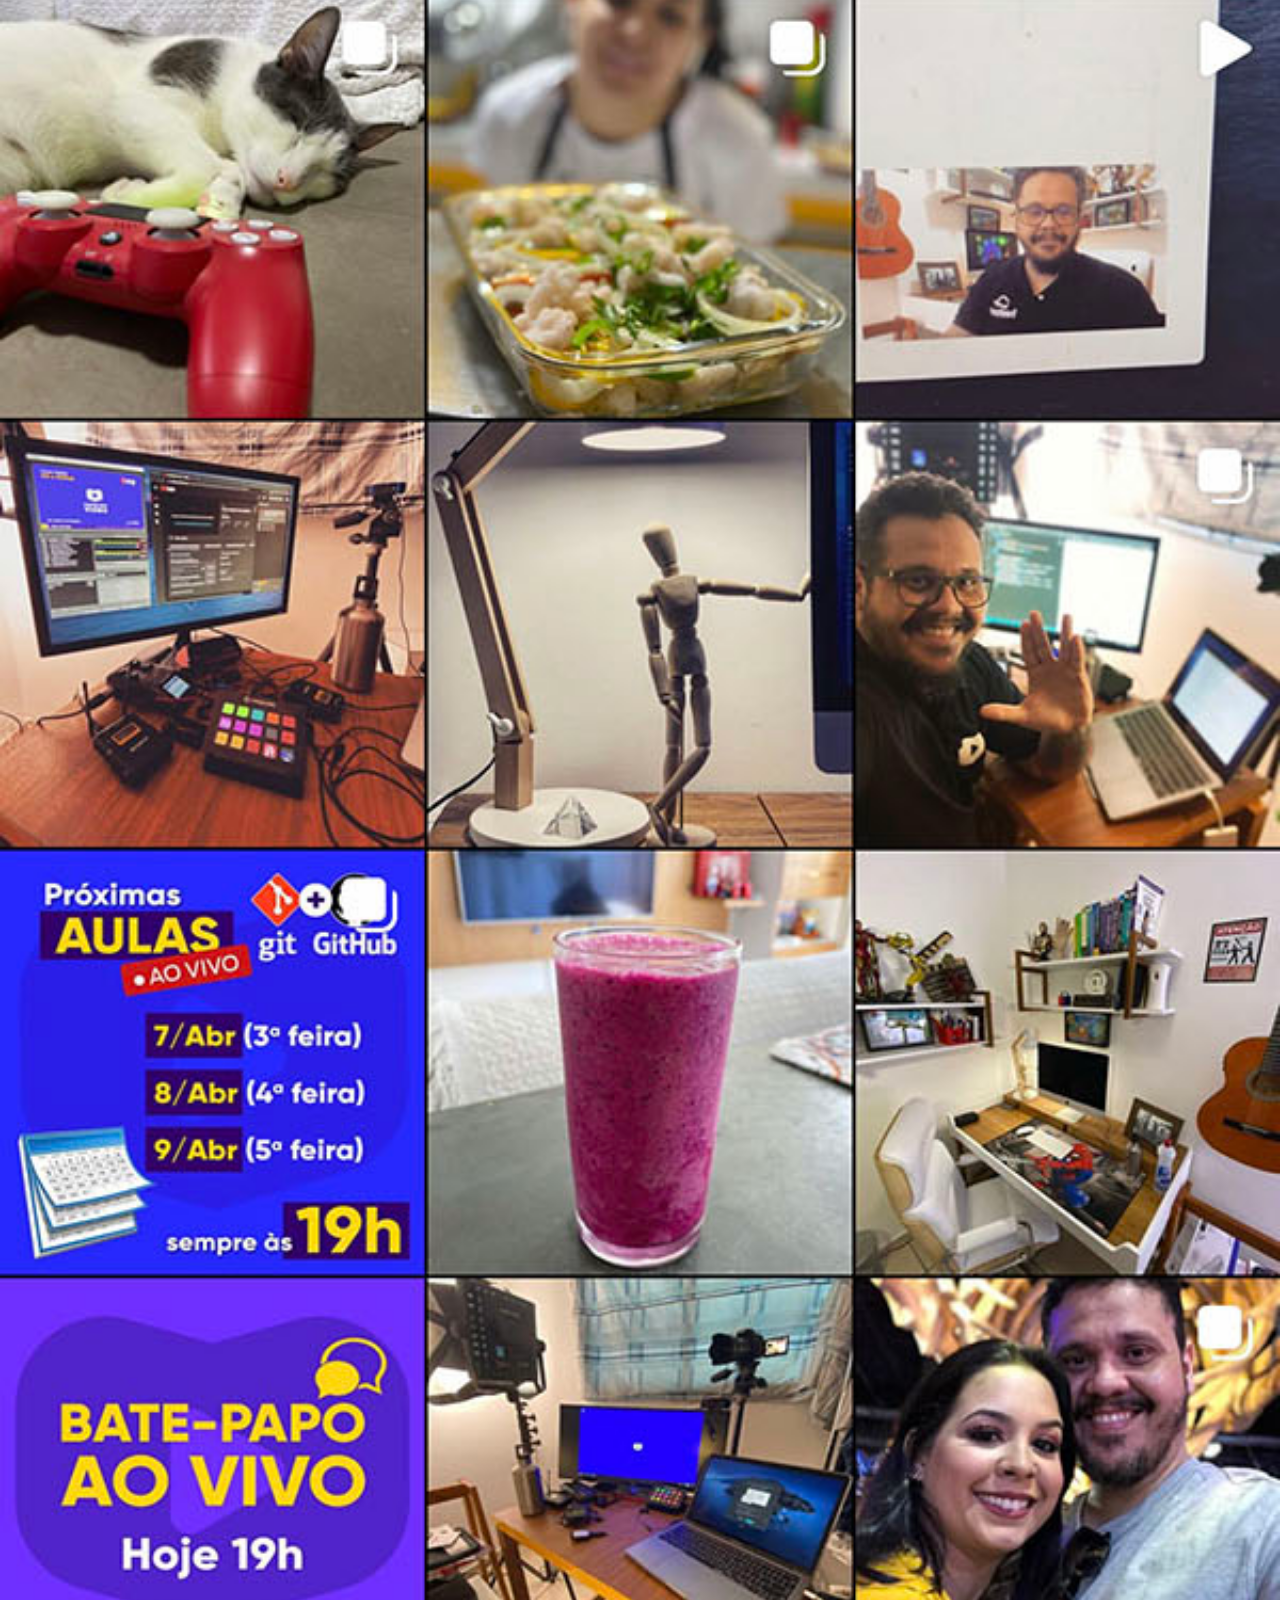
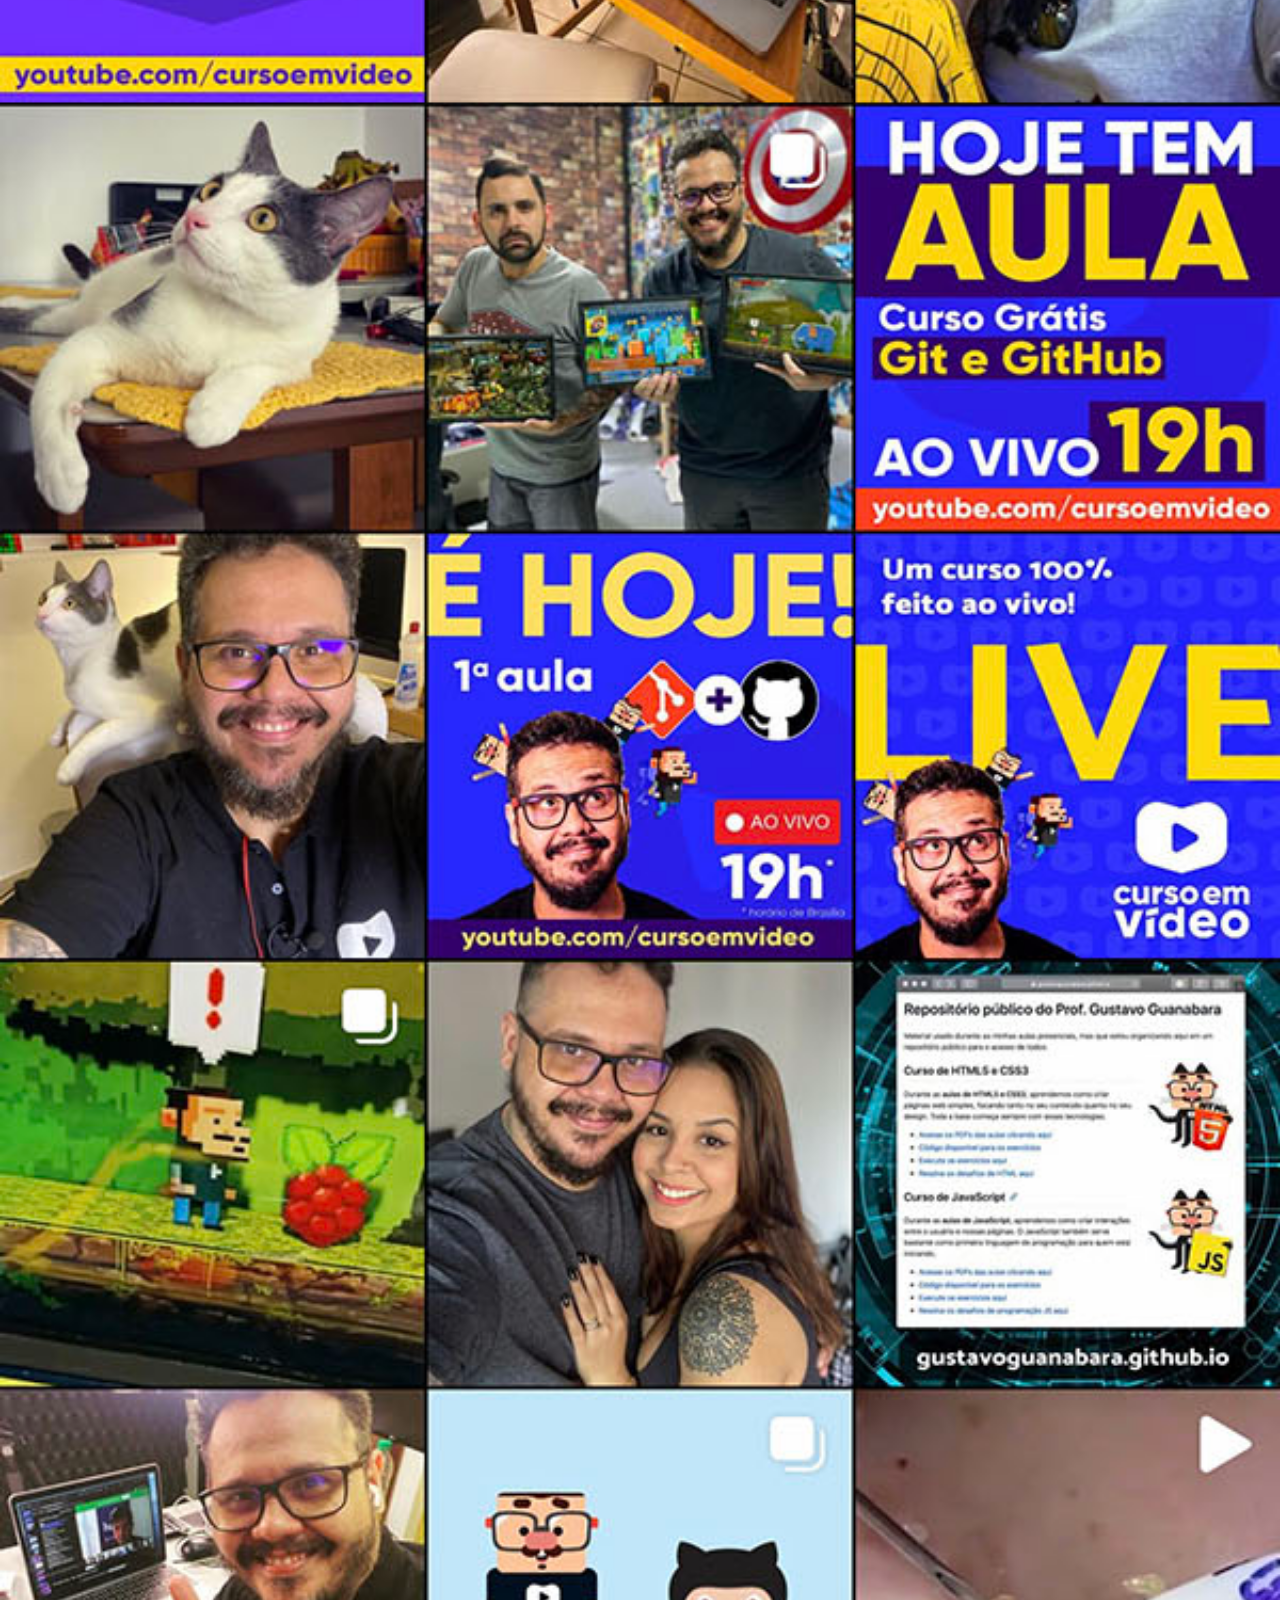
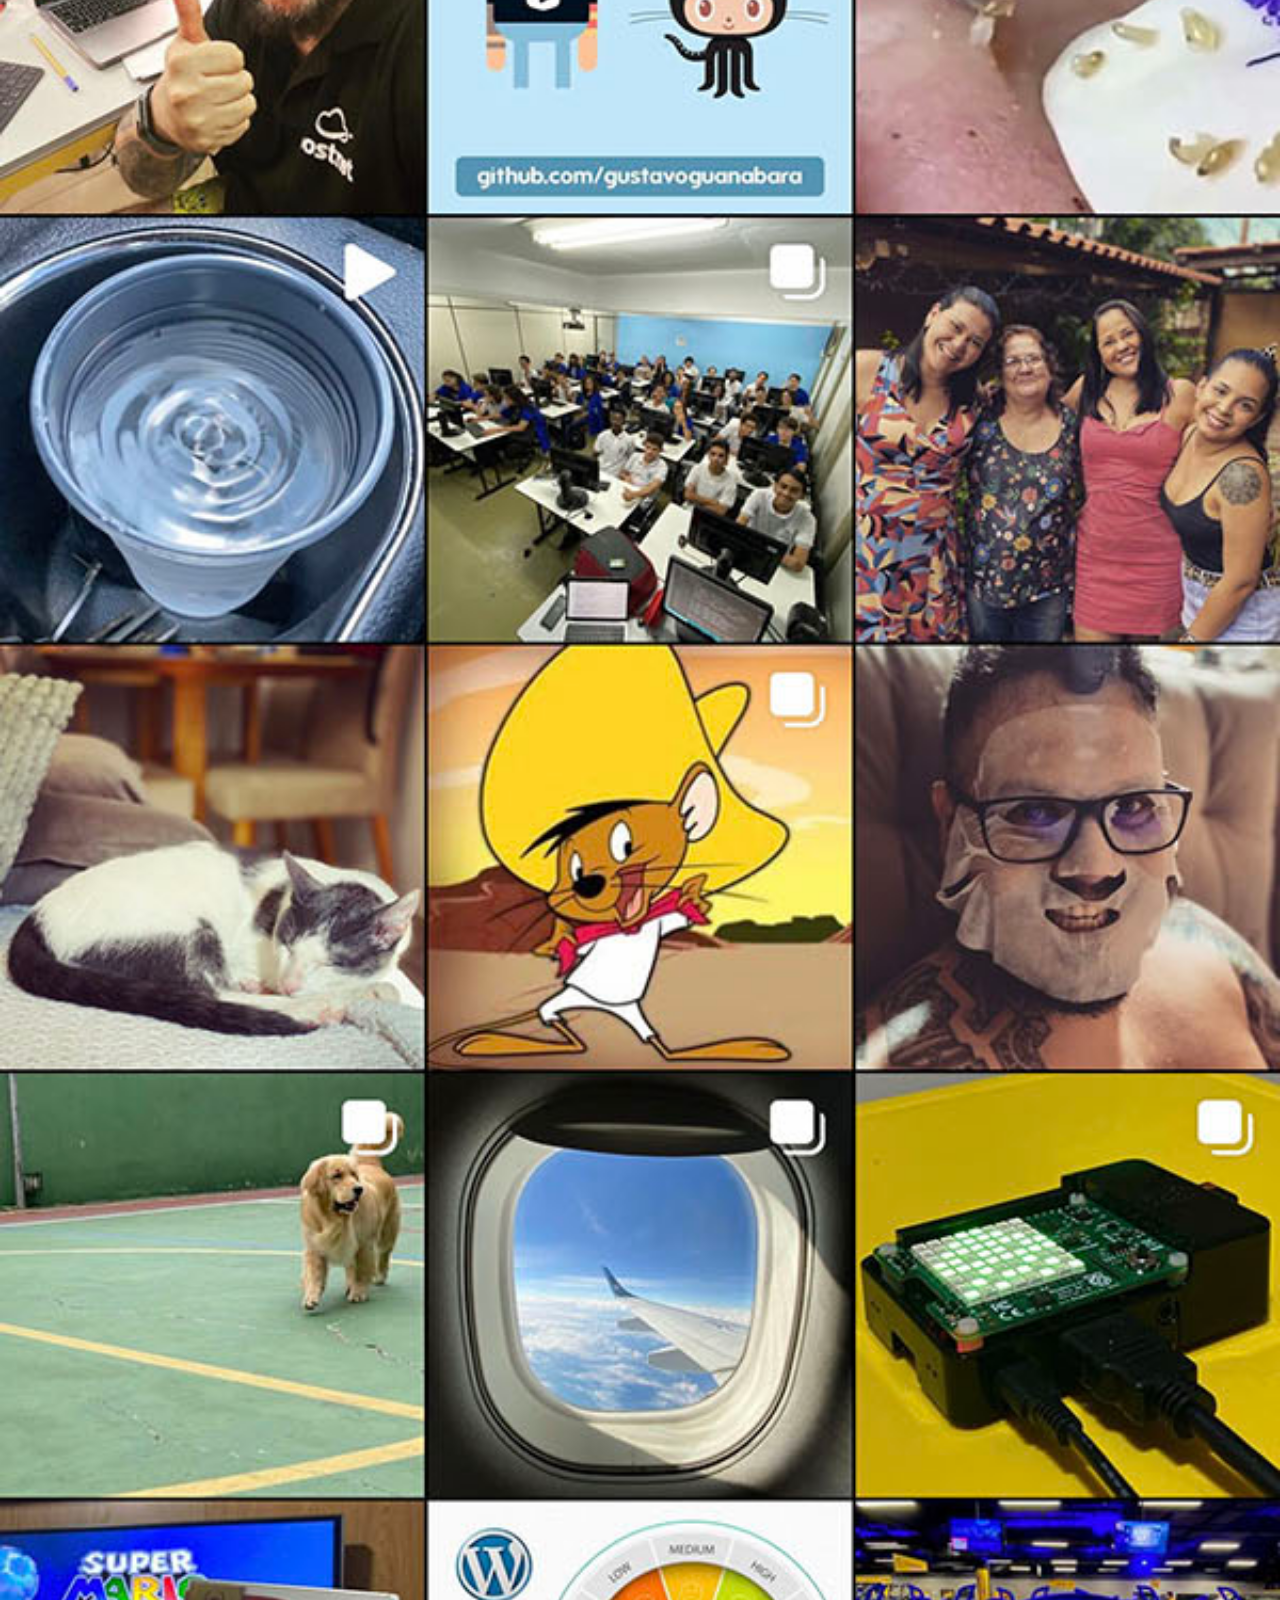
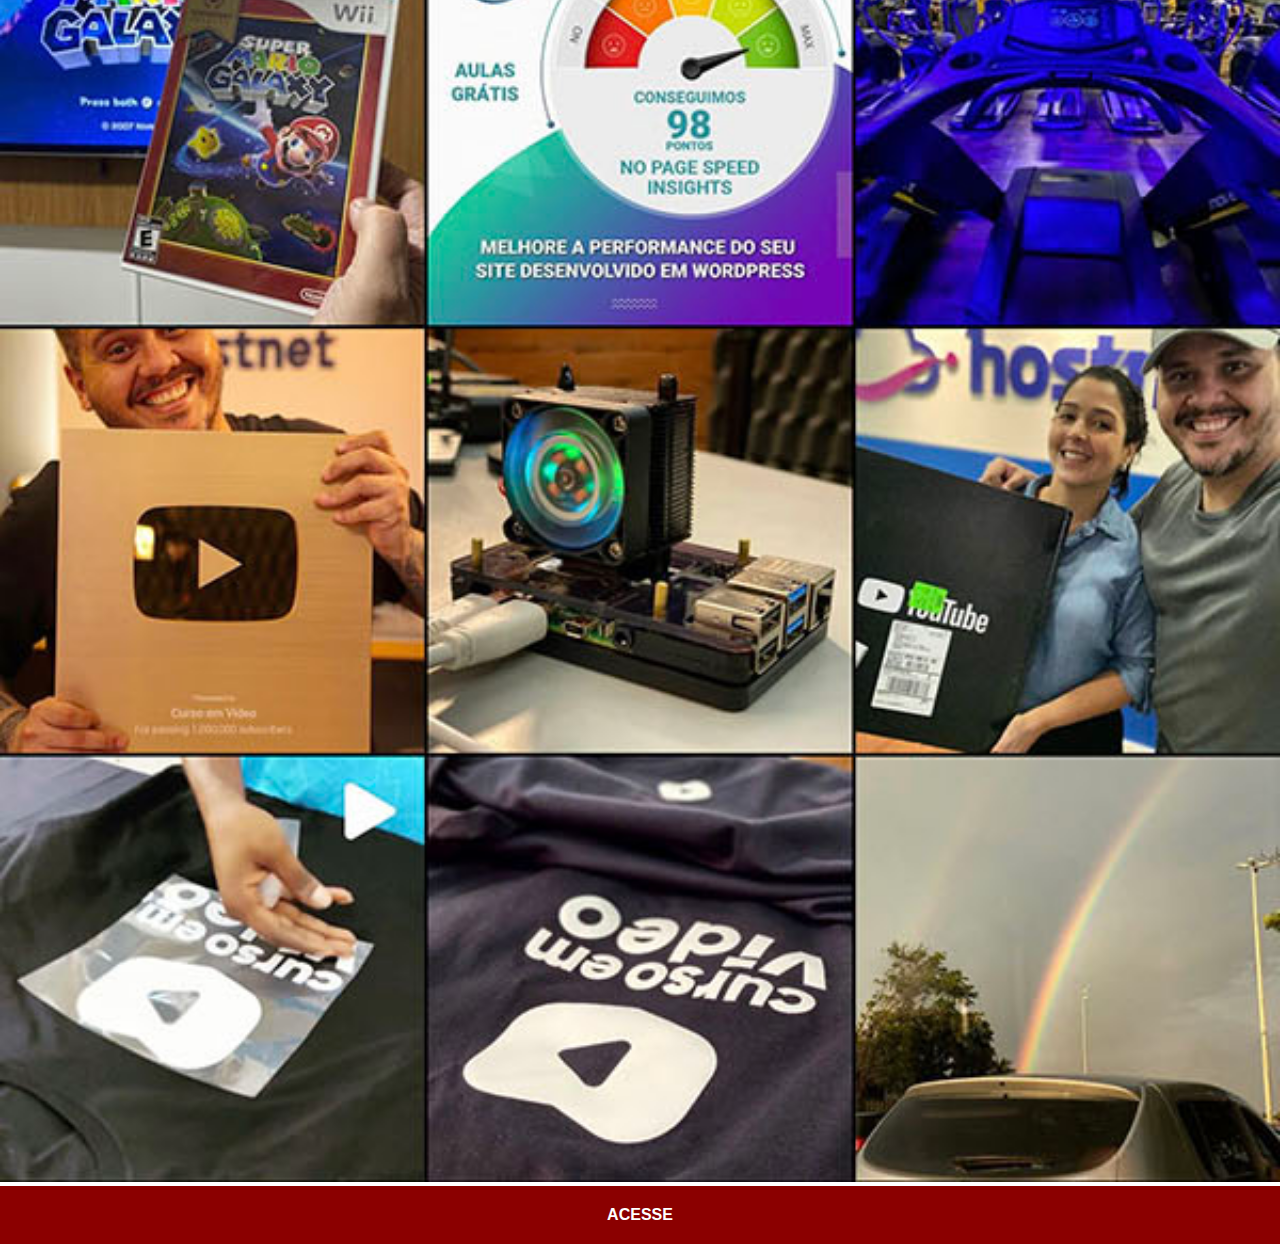
<file: instagram.html>
<!DOCTYPE html>
<html lang="pt-br">
<head>
    <meta charset="UTF-8">
    <meta name="viewport" content="width=device-width, initial-scale=1.0">
    <title>Instagram</title>
    <link rel="stylesheet" href="estilos/social.css">
</head>
<body>
    <img src="imagens/tela-instagram.jpg" alt="Instagram">
    <a href="https://www.instagram.com/gustavoguanabara/" target="_blank">ACESSE</a>
</body>
</html>
</file>
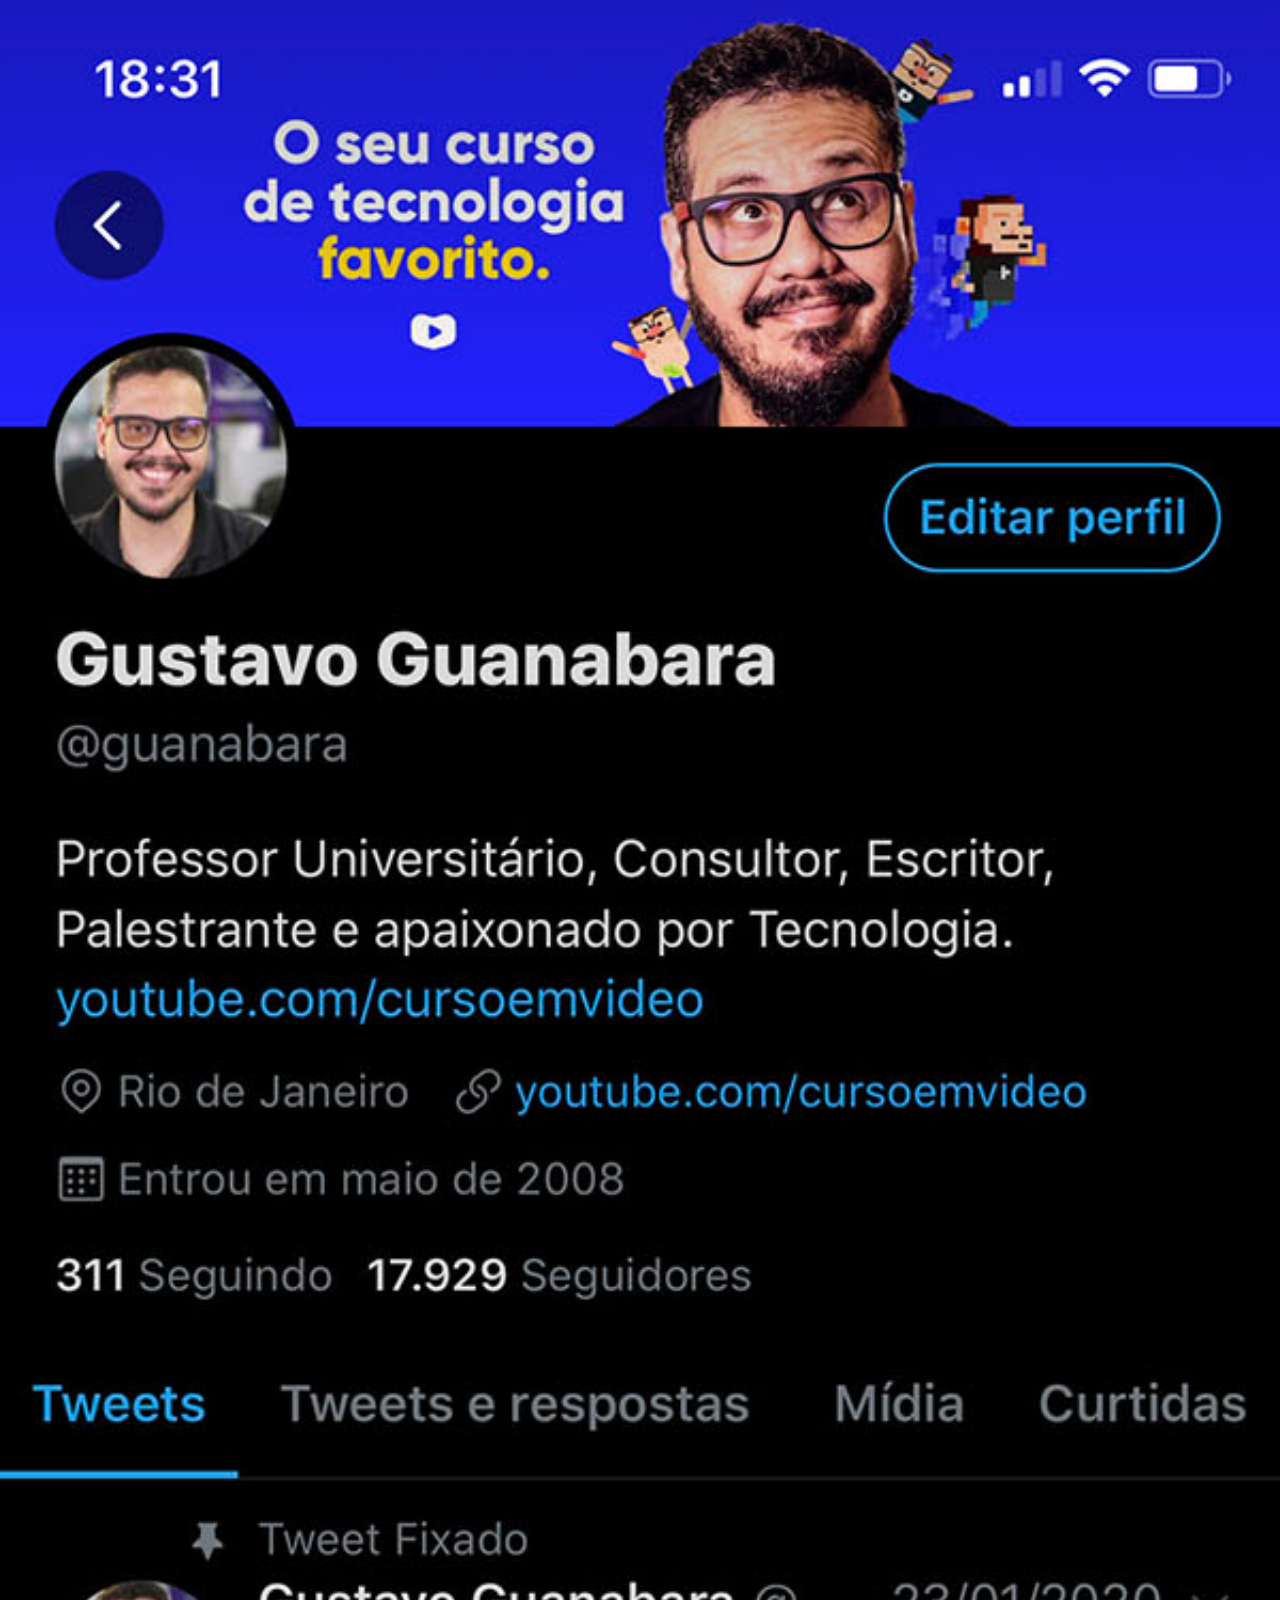
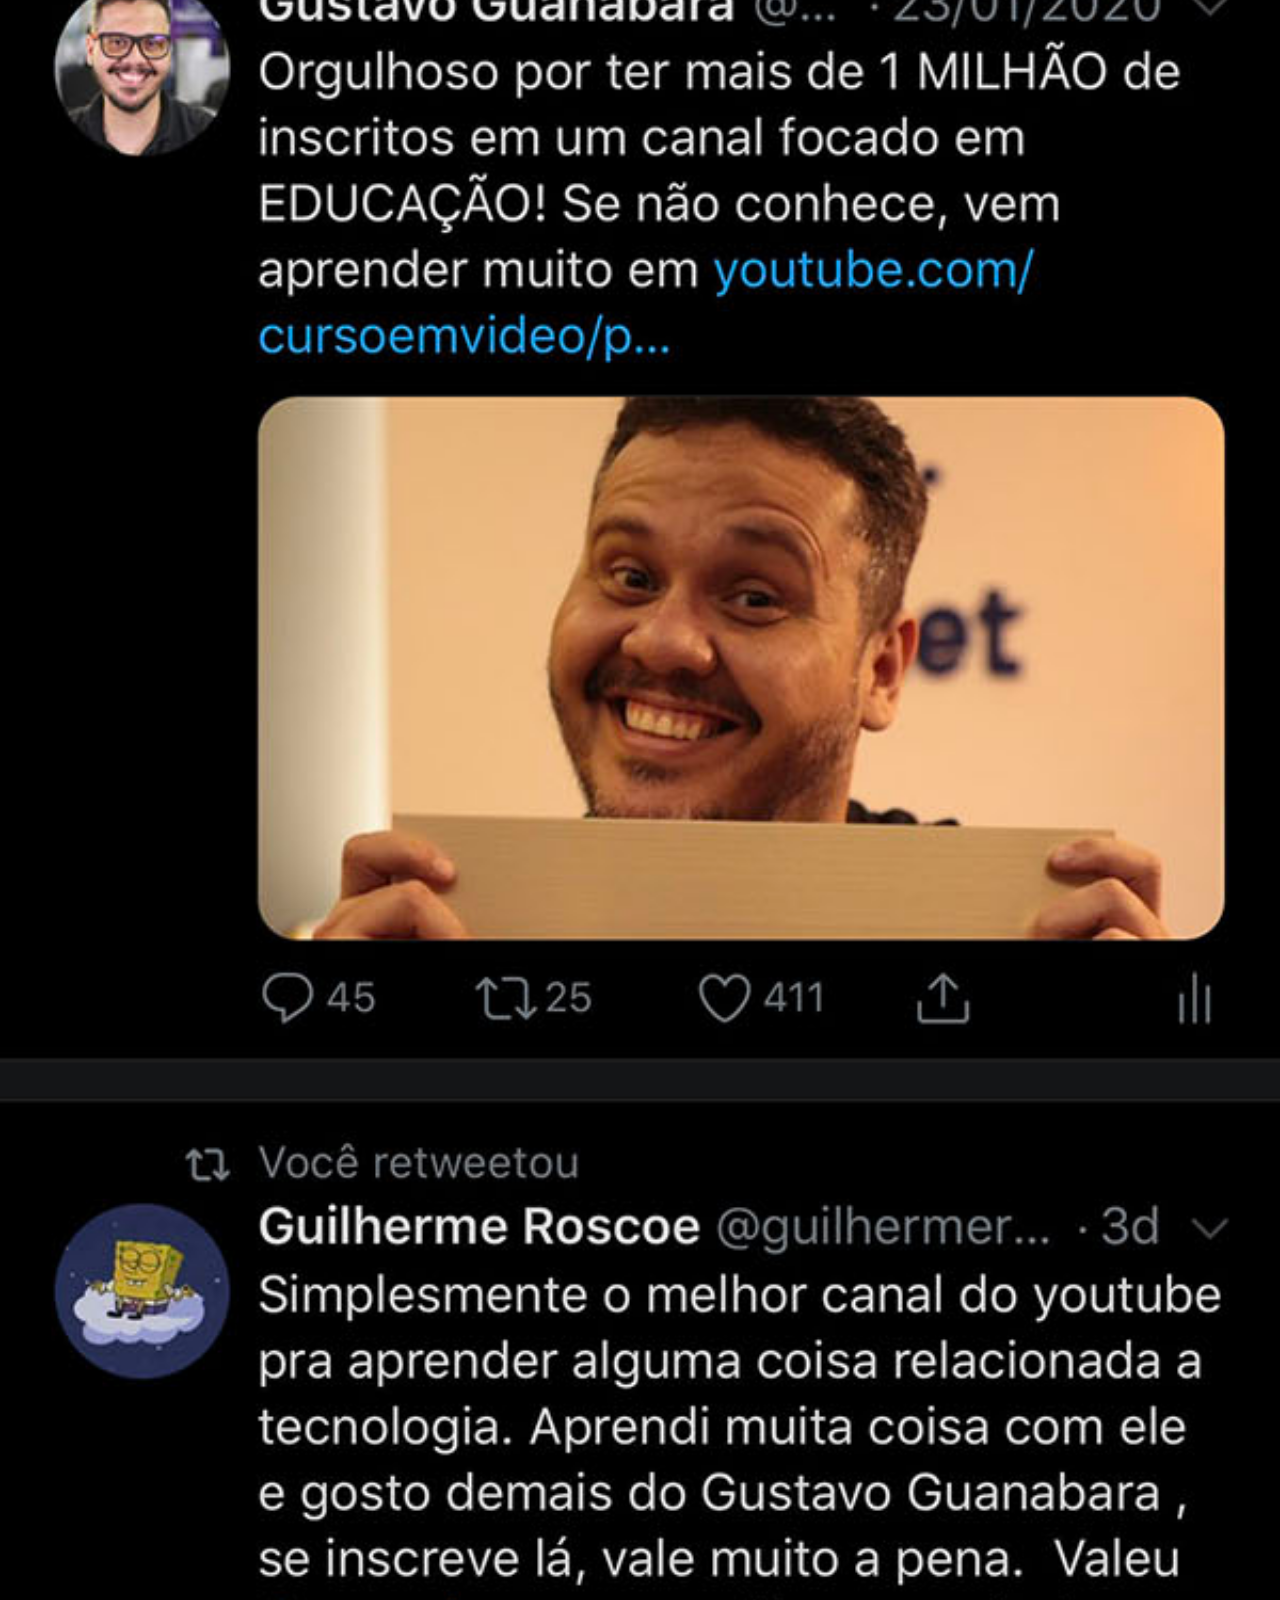
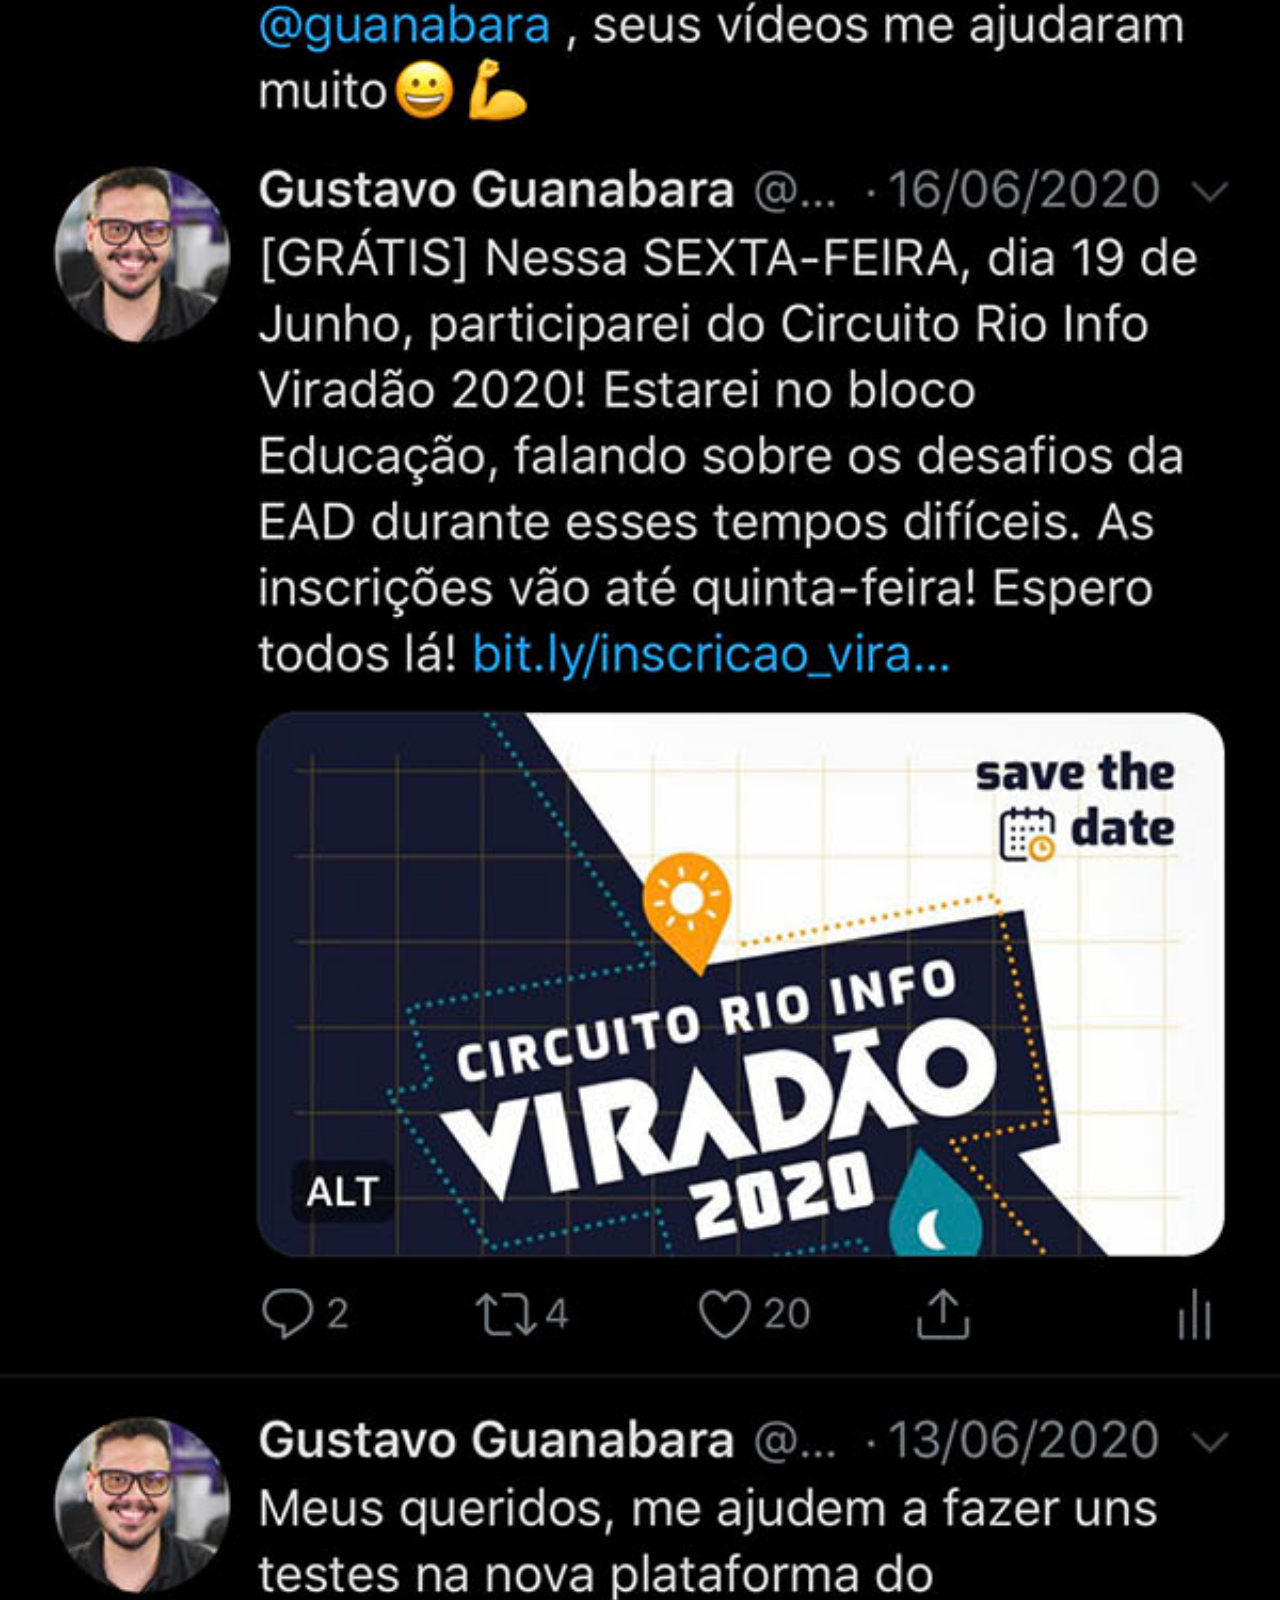
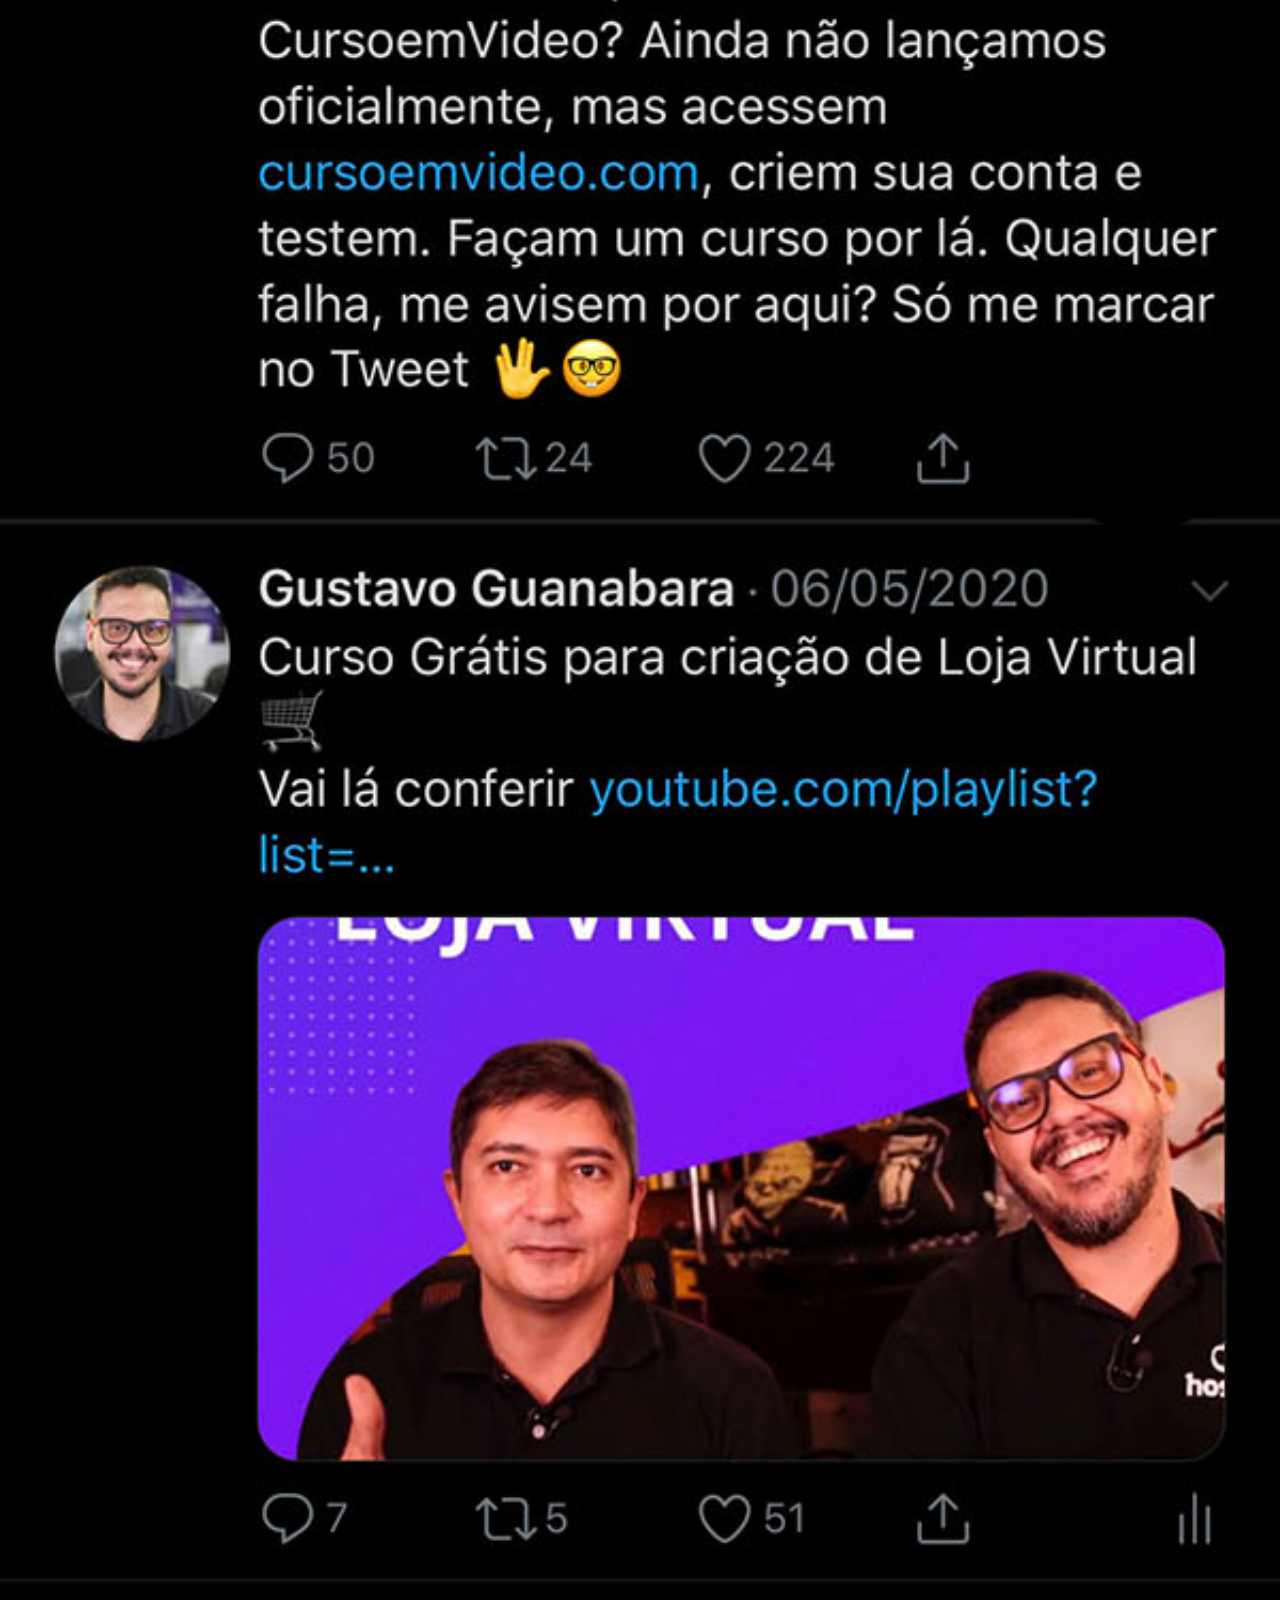
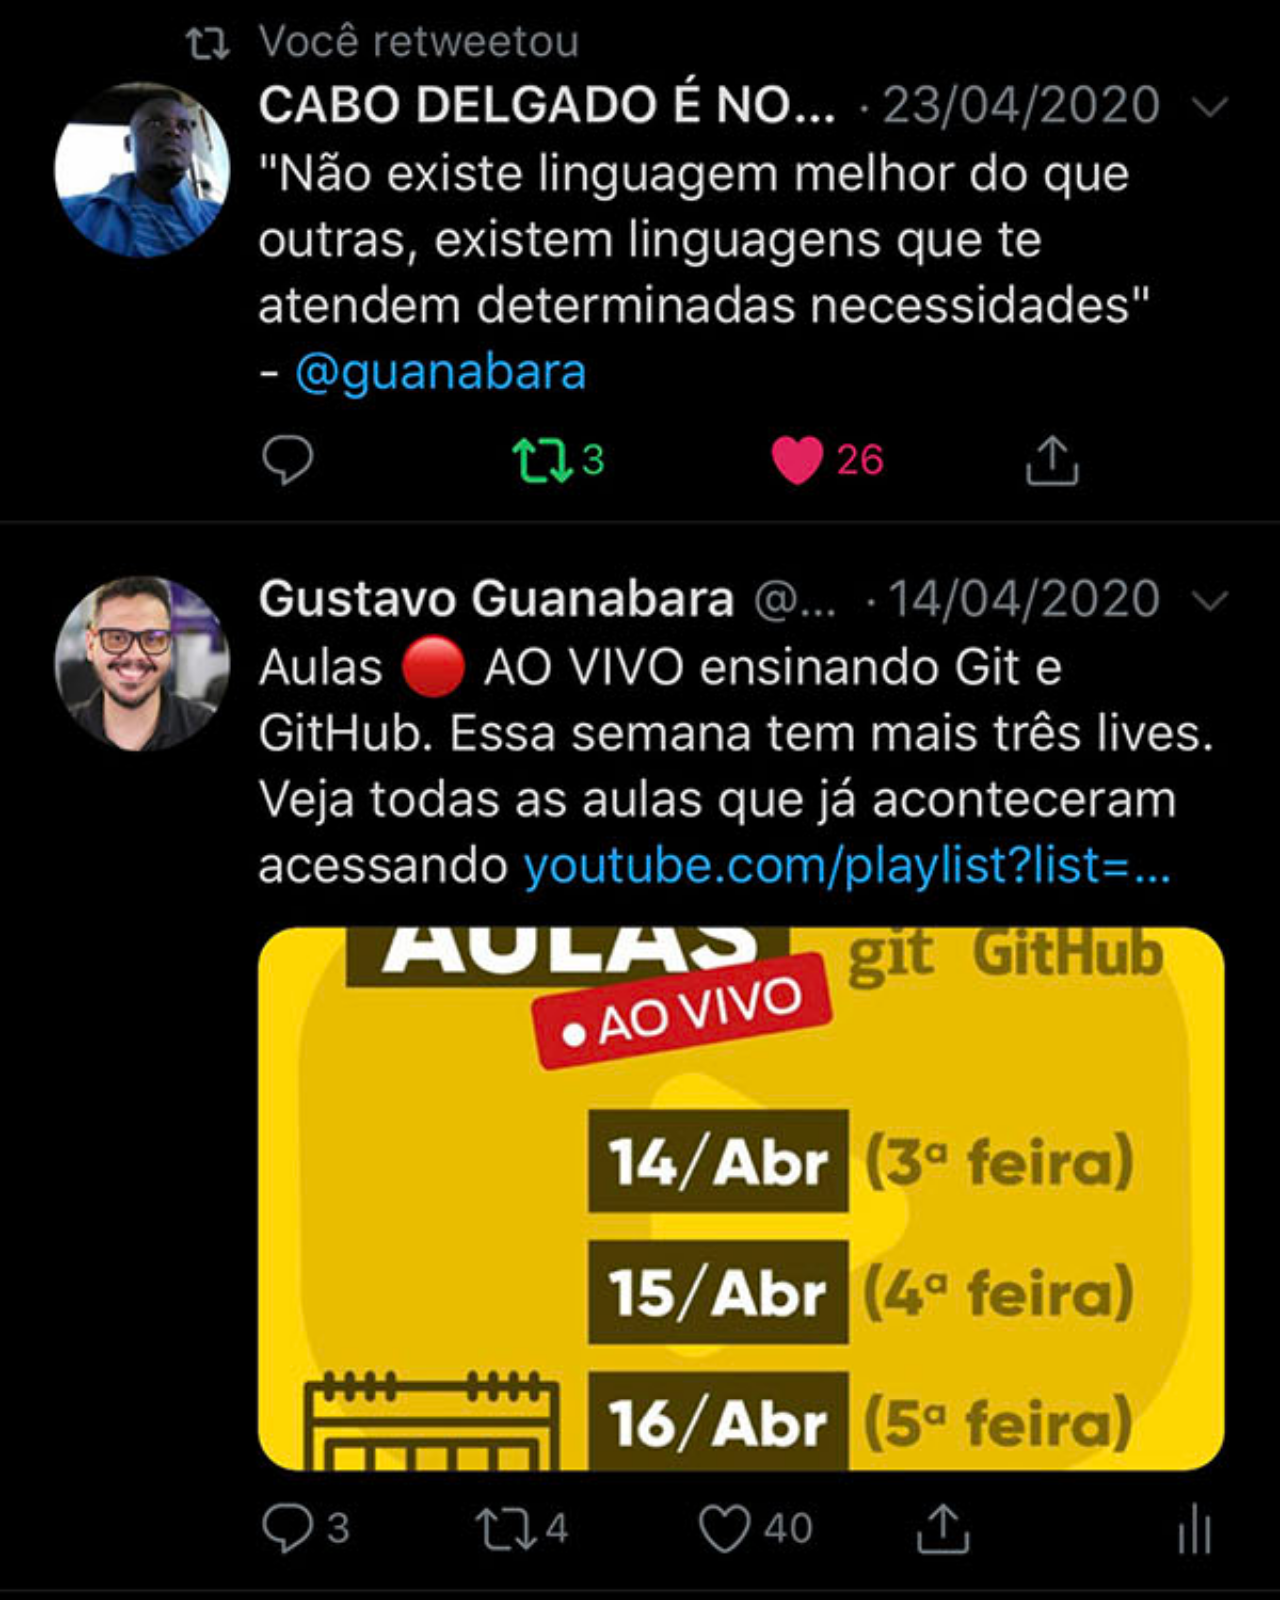
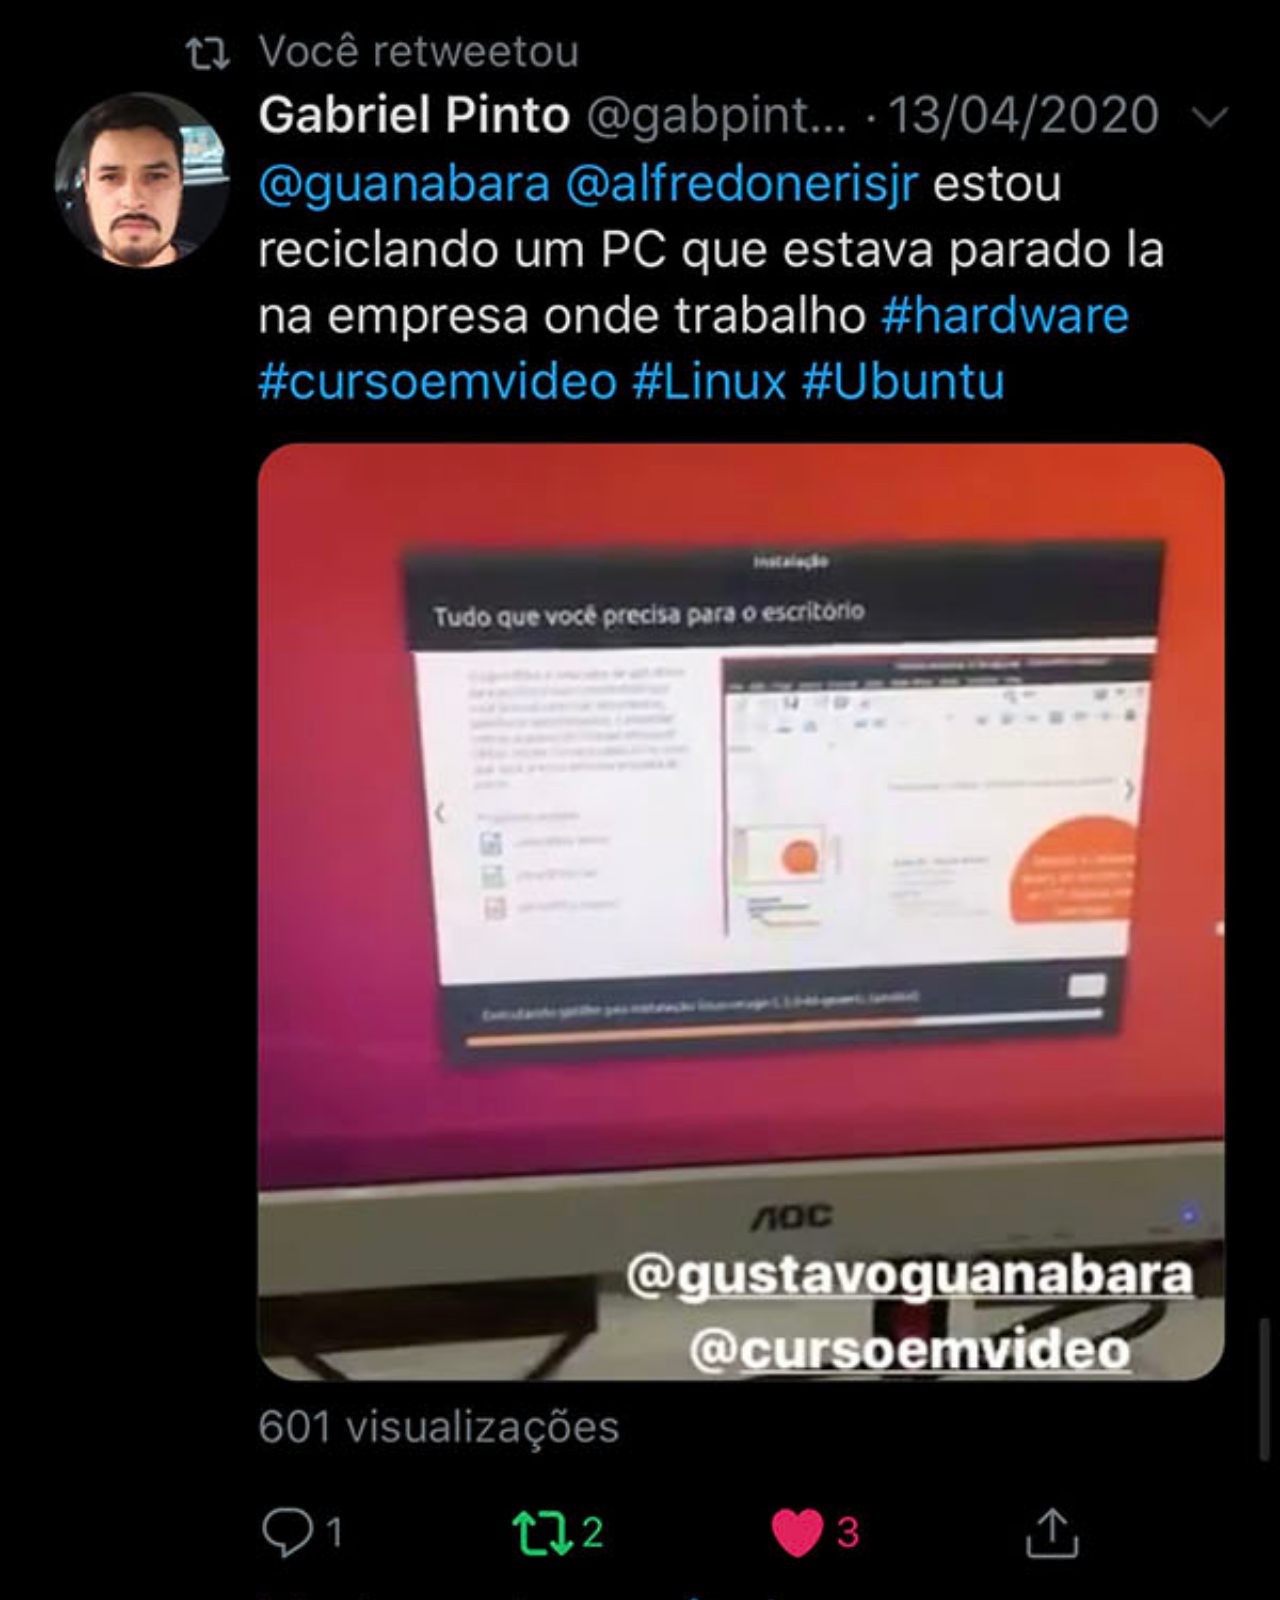
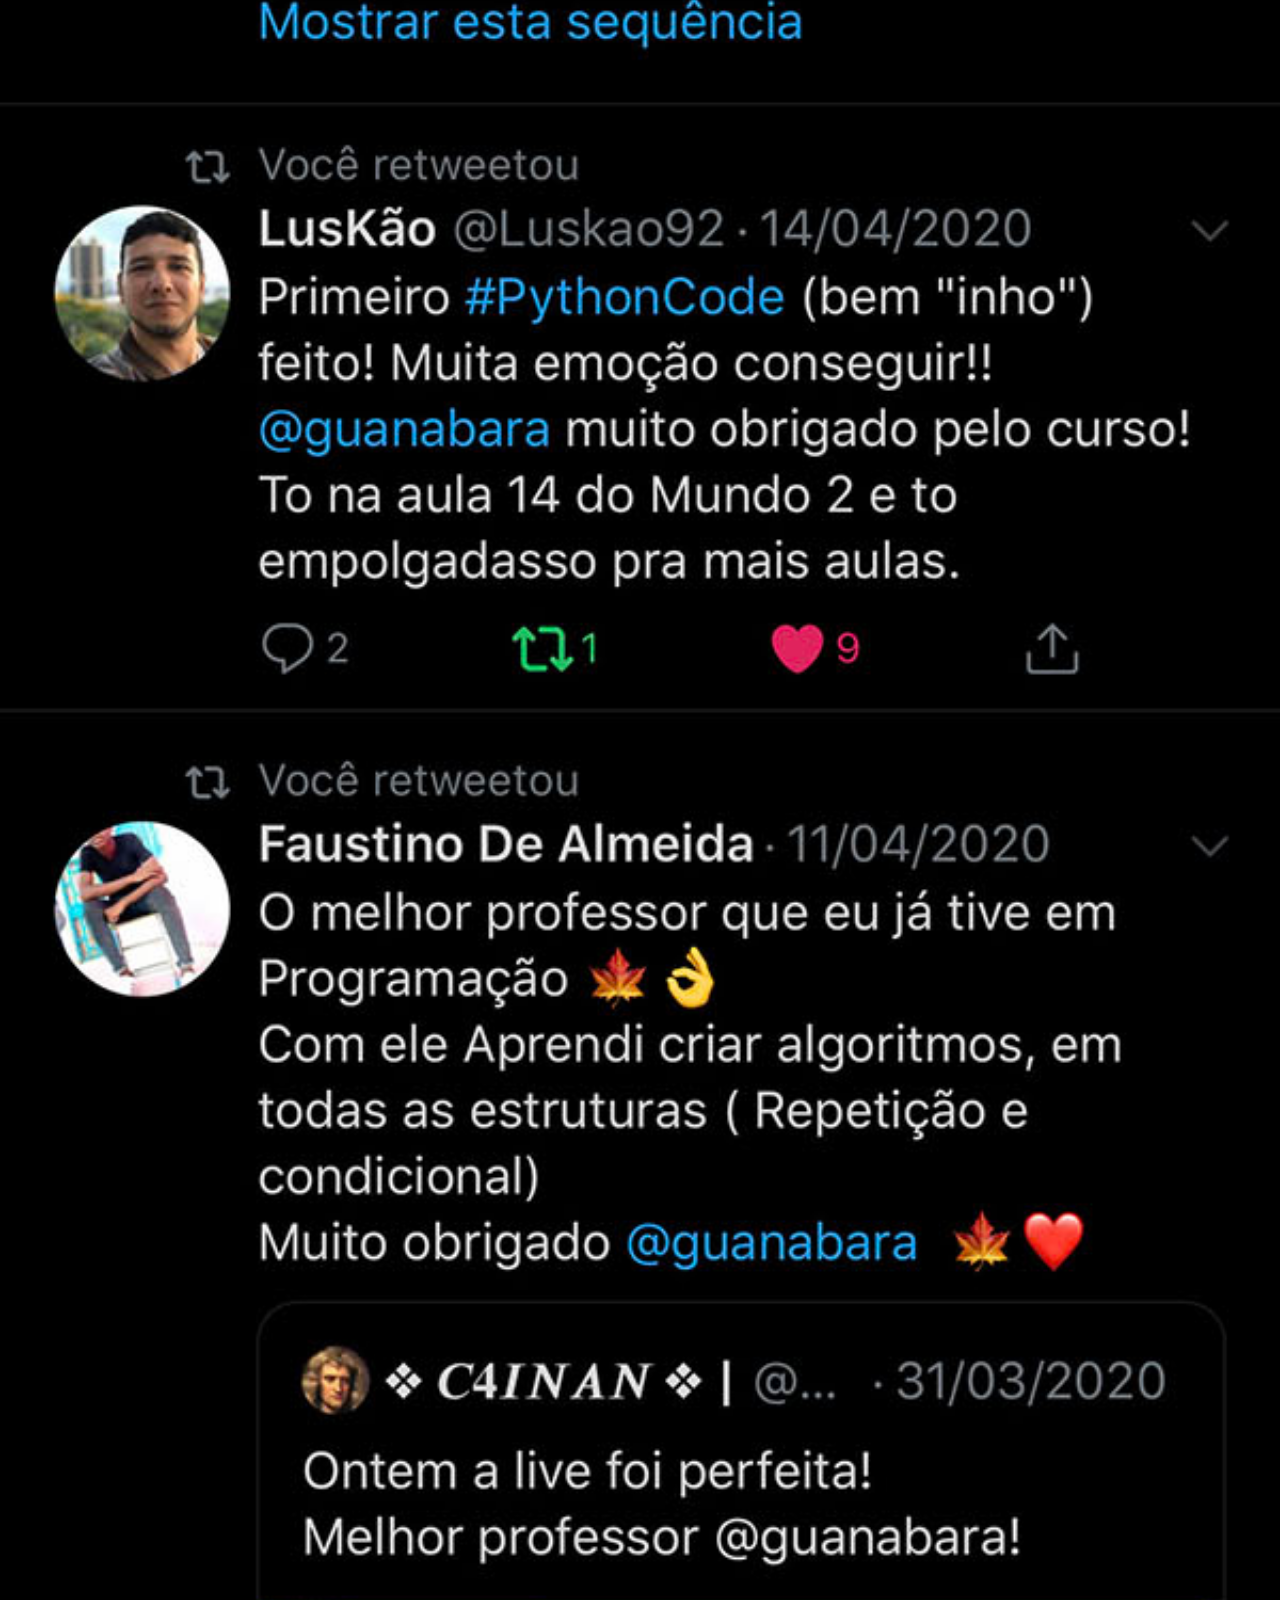
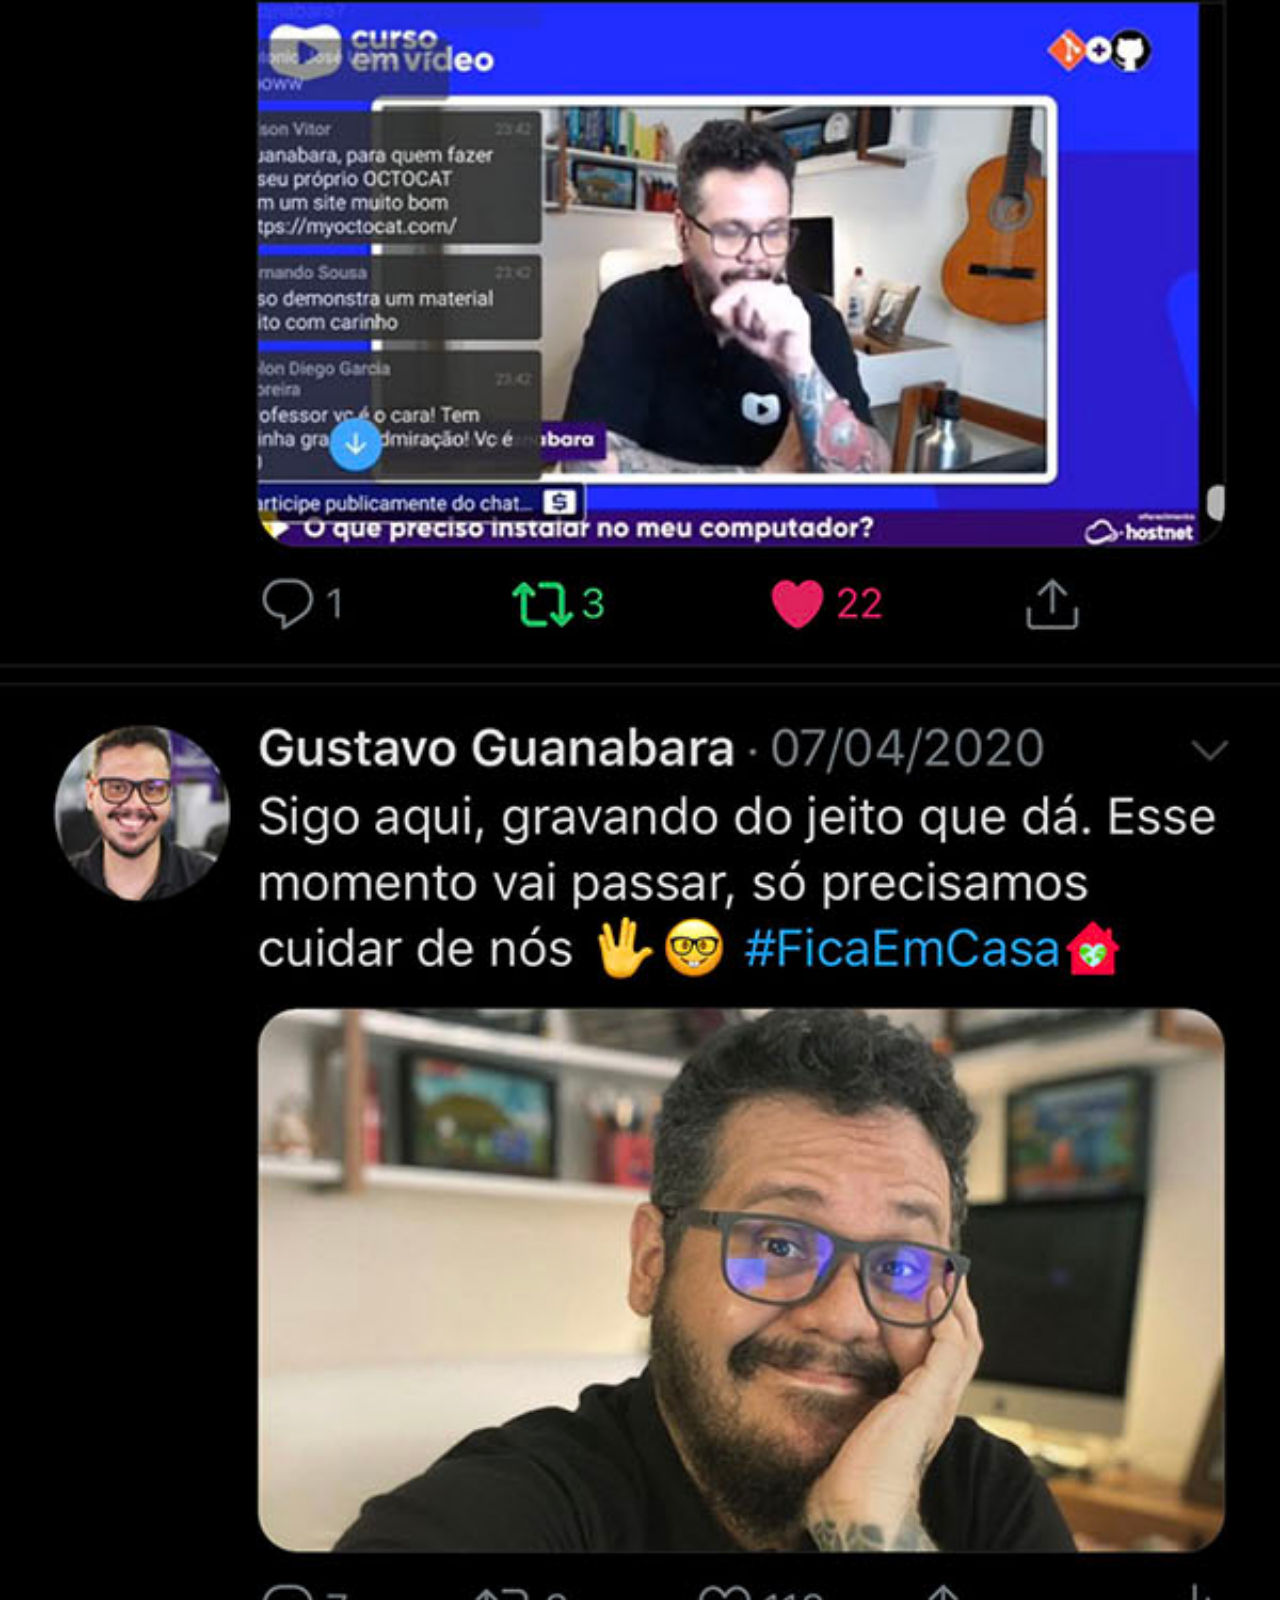
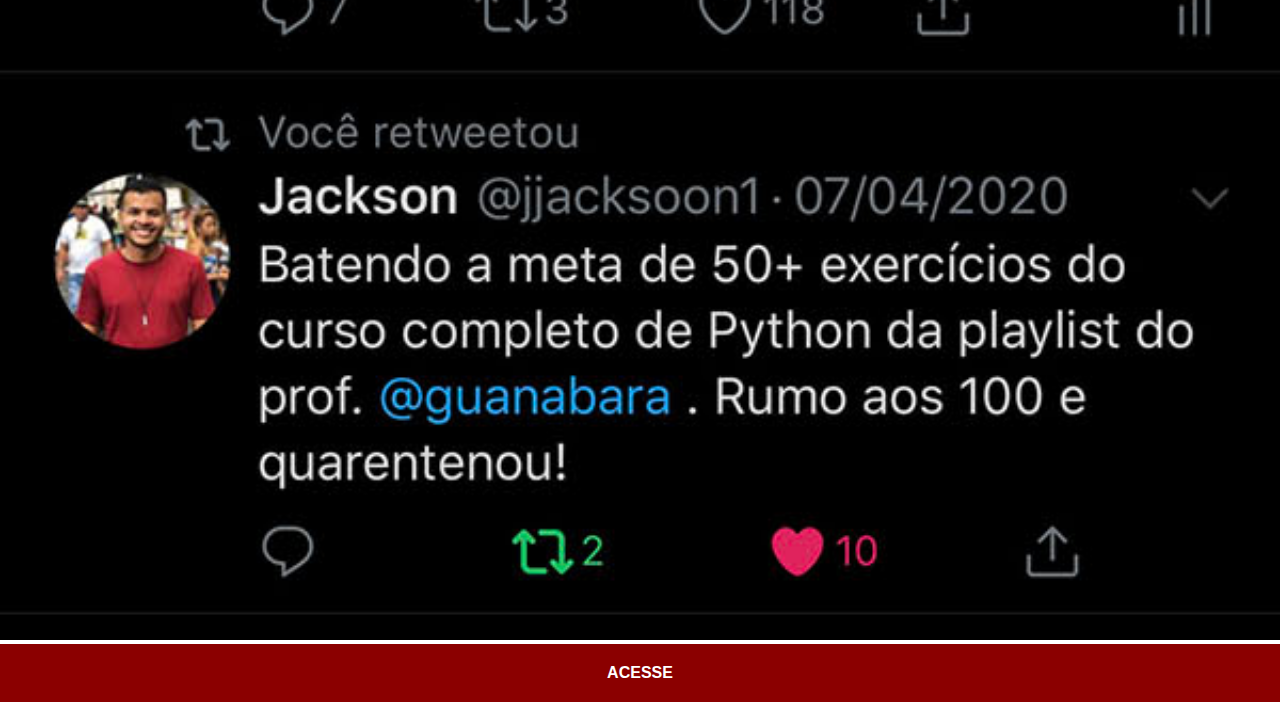
<file: twitter.html>
<!DOCTYPE html>
<html lang="pt-br">
<head>
    <meta charset="UTF-8">
    <meta name="viewport" content="width=device-width, initial-scale=1.0">
    <title>Twitter</title>
    <link rel="stylesheet" href="estilos/social.css">
</head>
<body>
    <img src="imagens/tela-twitter.jpg" alt="Twitter">
    <a href="https://x.com/i/flow/login?redirect_after_login=%2Fcursosemvideo" target="_blank">ACESSE</a>
</body>
</html>
</file>
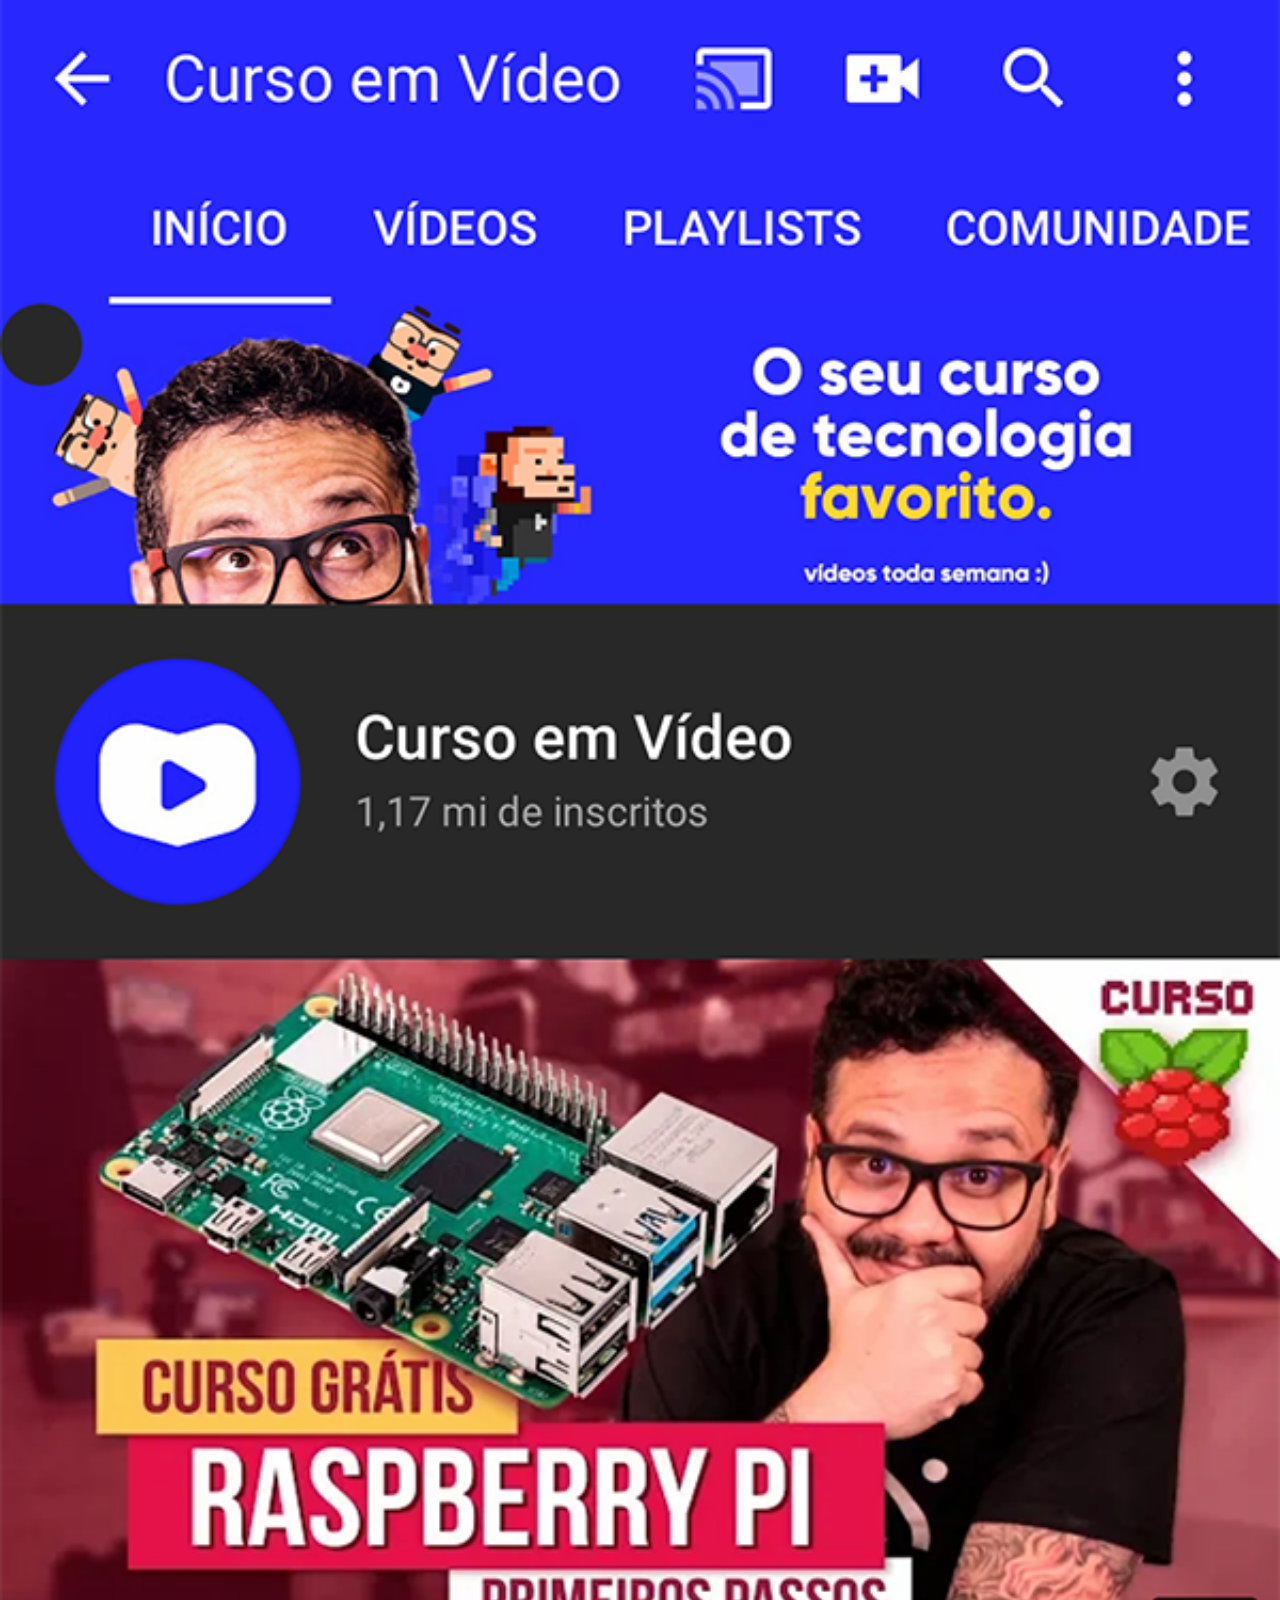
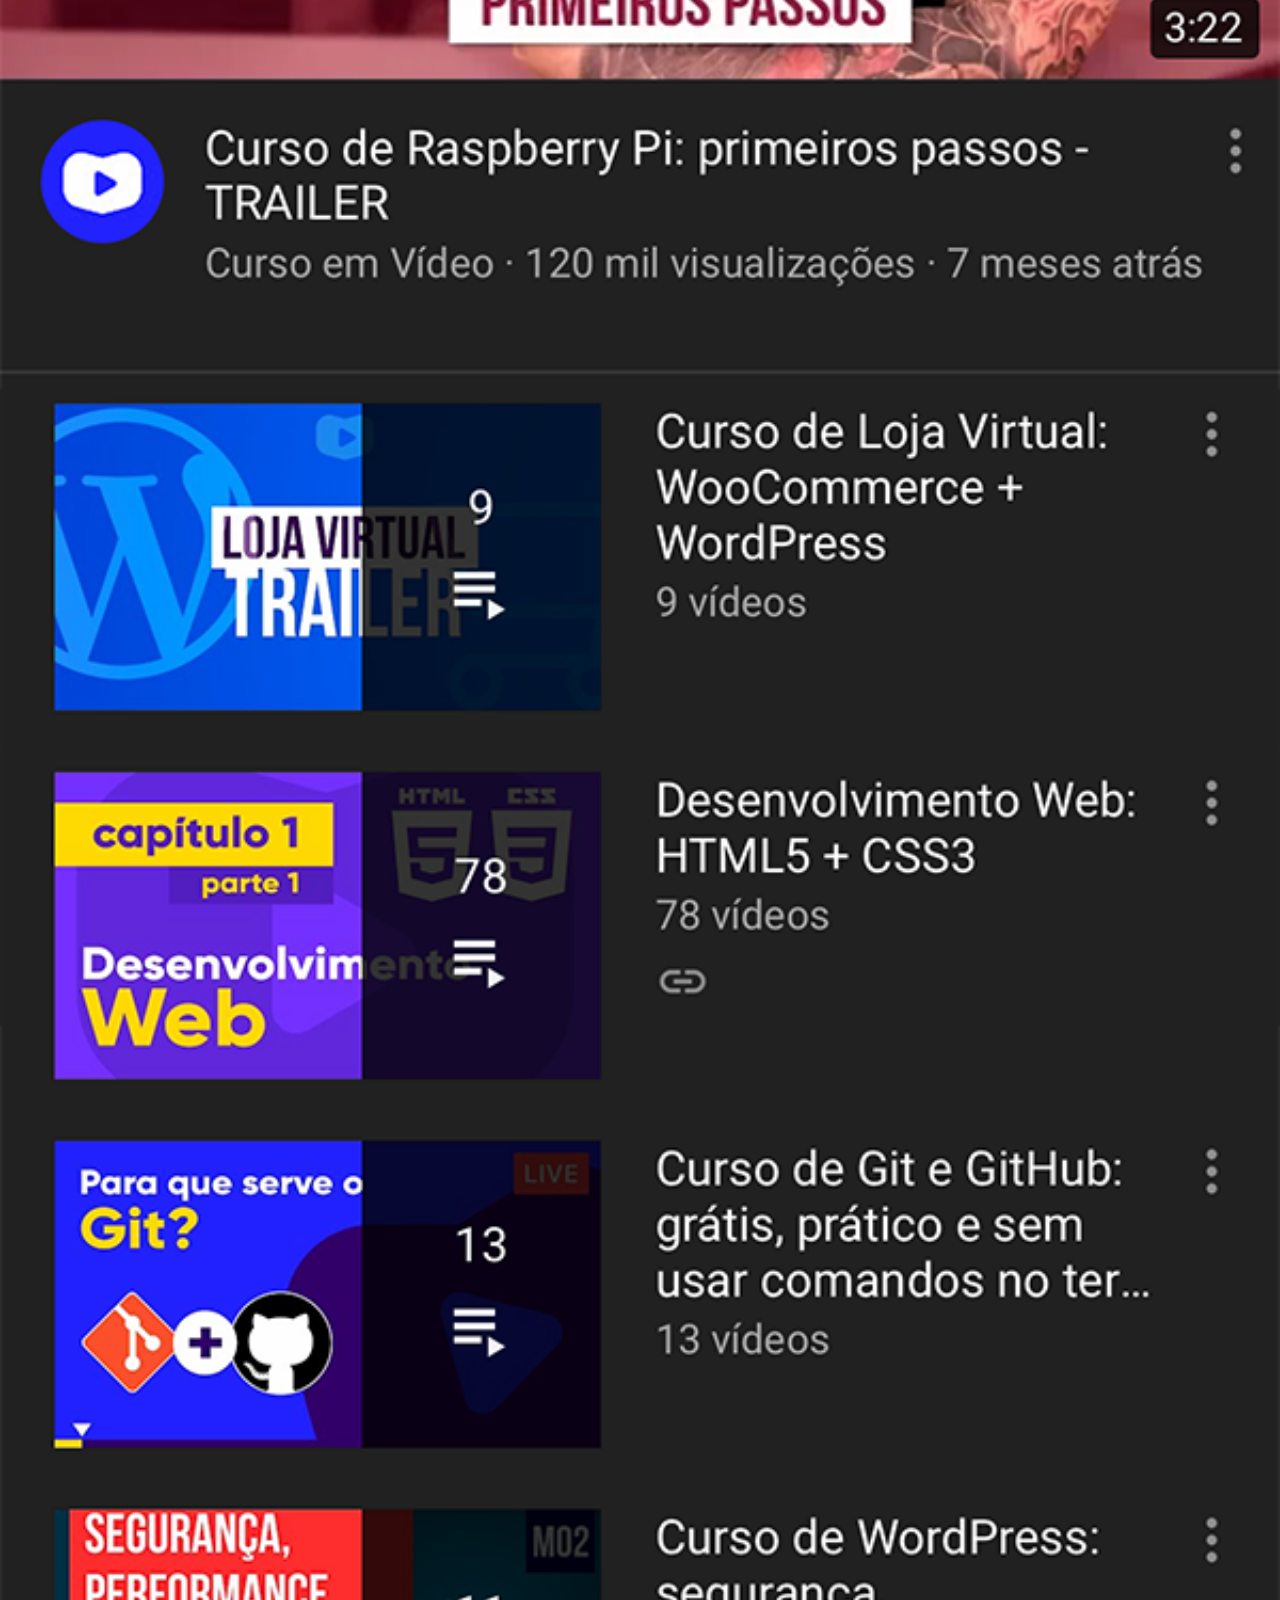
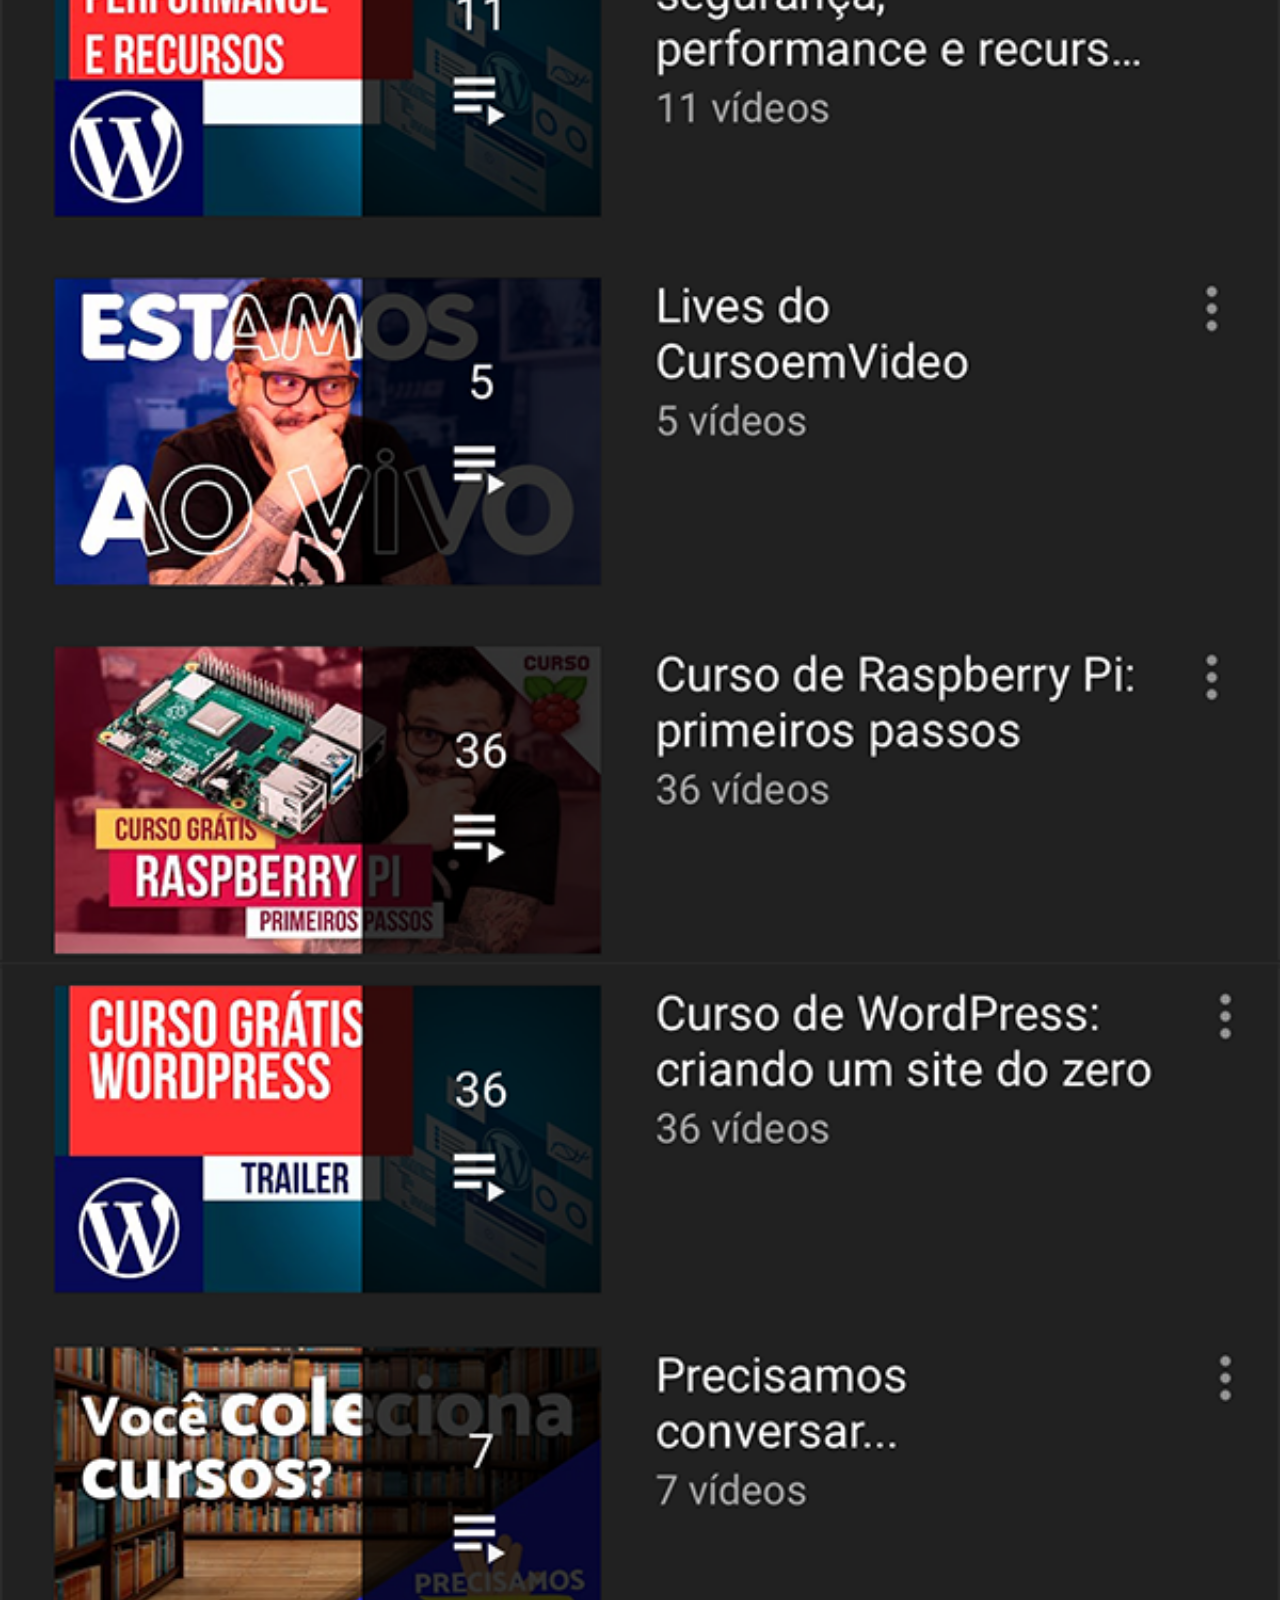
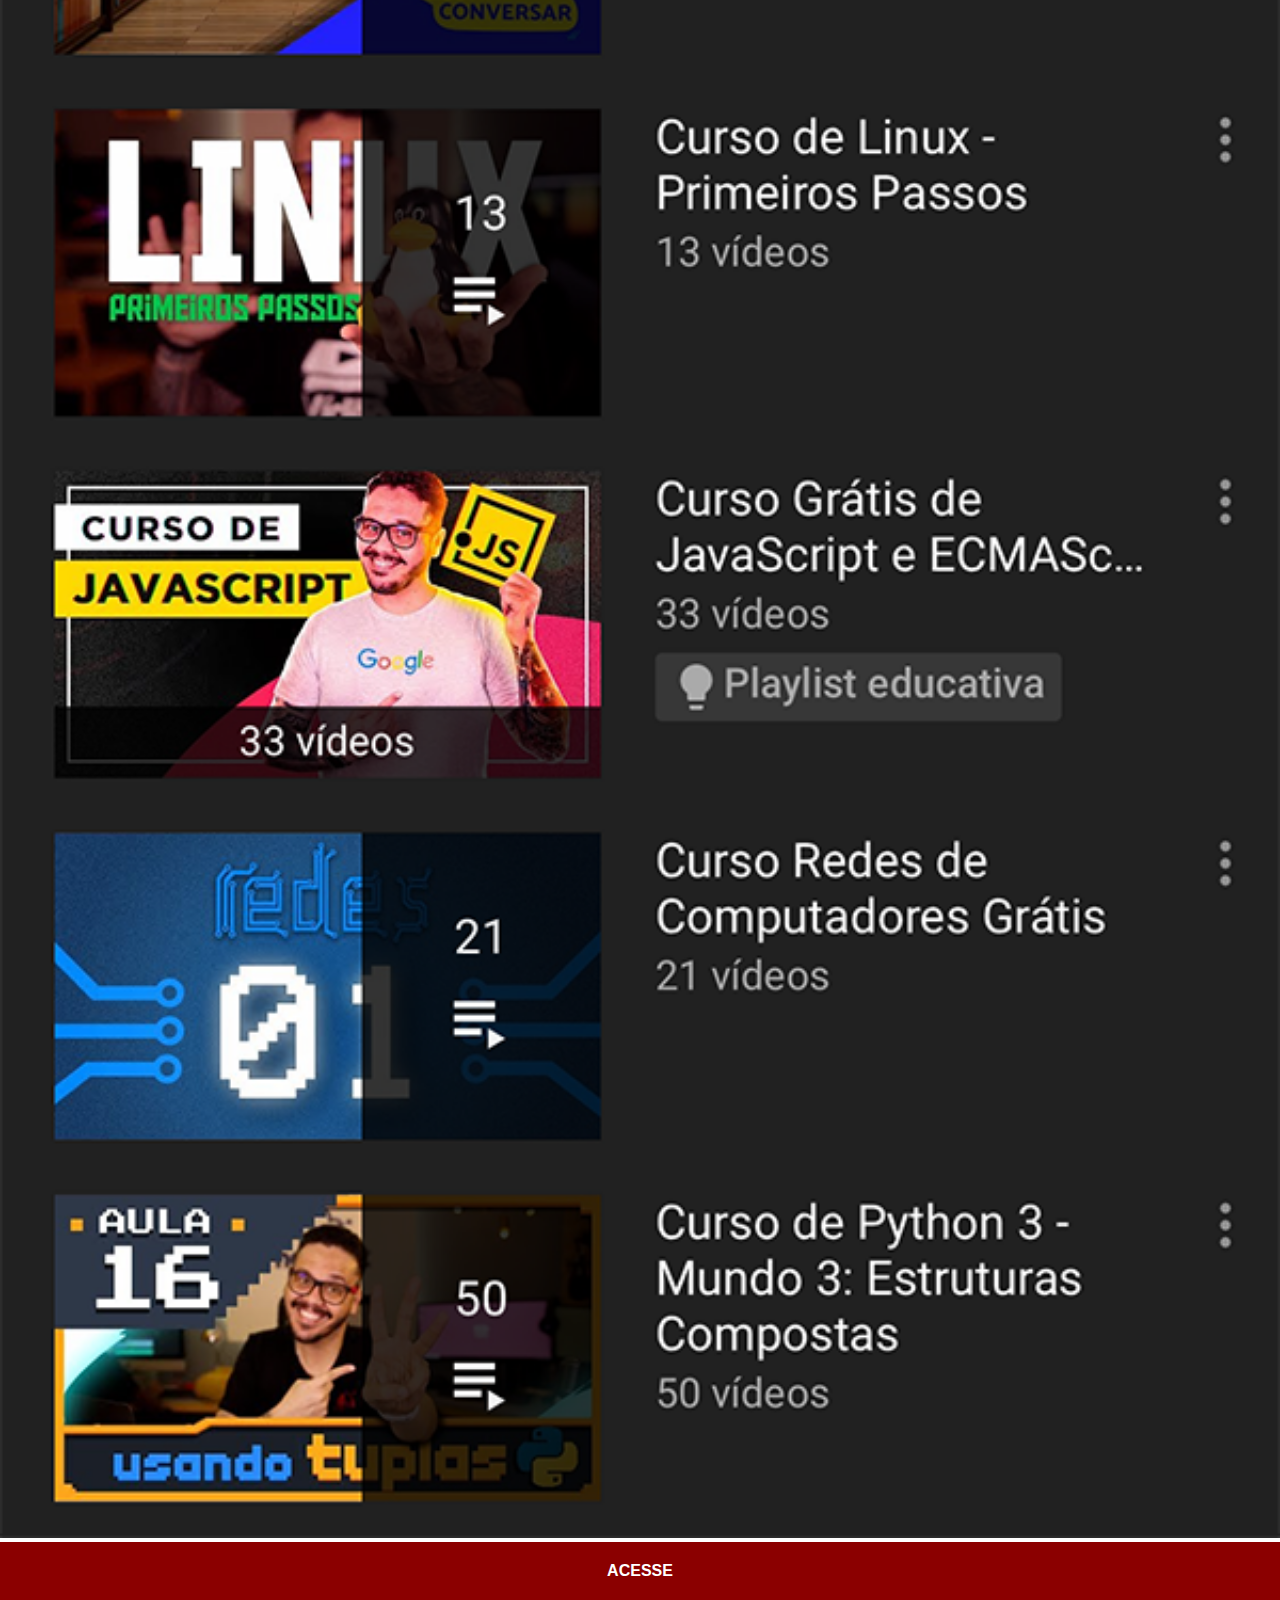
<file: youtube.html>
<!DOCTYPE html>
<html lang="pt-br">
<head>
    <meta charset="UTF-8">
    <meta name="viewport" content="width=device-width, initial-scale=1.0">
    <title>YouTube</title>
    <link rel="stylesheet" href="estilos/social.css">
</head>
<body>
    <img src="imagens/tela-youtube.png" alt="YouTube">
    <a href="https://www.youtube.com/c/CursoemV%C3%ADdeo/playlists" target="_blank">ACESSE</a>
</body>
</html>
</file>
<file: estilos/style.css>
@charset "UTF-8";

* {
    margin: 0;
    padding: 0;
    font-family: Arial, Helvetica, sans-serif;
}

html, body {
    height: 100vh;
    width: 100vw;
    background-color: black;
}

body {
    background: url('../imagens/fundo-madeira.jpg') no-repeat top center;
    background-size: cover;
    background-attachment: fixed;
}

main {
    position: relative;
    height: 100vh;
}

section#telefone {
    position: absolute;
    top: 50%;
    left: 50%;
    transform: translate(-50%,-50%);
    height: 627px;
    width: 311px;
    background: url('../imagens/frame-iphone.png') no-repeat;
}

iframe#tela {
    position: relative;
    top: 80px;
    left: 22px;
    width: 267px;
    height: 471px;
}

section#redes-sociais {
    text-align: right;
}

section#redes-sociais img {
    width: 50px;
    margin: 10px;
    border-radius: 50%;
    box-shadow: 2px 2px 5px rgba(0, 0, 0, 0.404);
    box-sizing: border-box;
   
}

section#redes-sociais img:hover {
    border: 2px solid rgba(255, 255, 255, 0.637);
    transform: translate(-3px, -3px);
    box-shadow: 5px 5px 10px rgba(0, 0, 0, 0.603);
    transition: transform 0.3s, border 0.3s;
}
</file>
<file: estilos/social.css>
@charset "UTF-8";

* {
    margin: 0px;
    padding: 0px;
    font-family: Arial, Helvetica, sans-serif;
}

::-webkit-scrollbar {
    width: 0px;
    height: 0px;
}

img {
    width: 100vw;
}

a {
    display: block;
    background-color: darkred;
    padding: 20px;
    text-align: center;
    font-weight: bolder;
    text-decoration: none;
    color: white;
}

a:hover {
    background-color: red;
}
</file>
